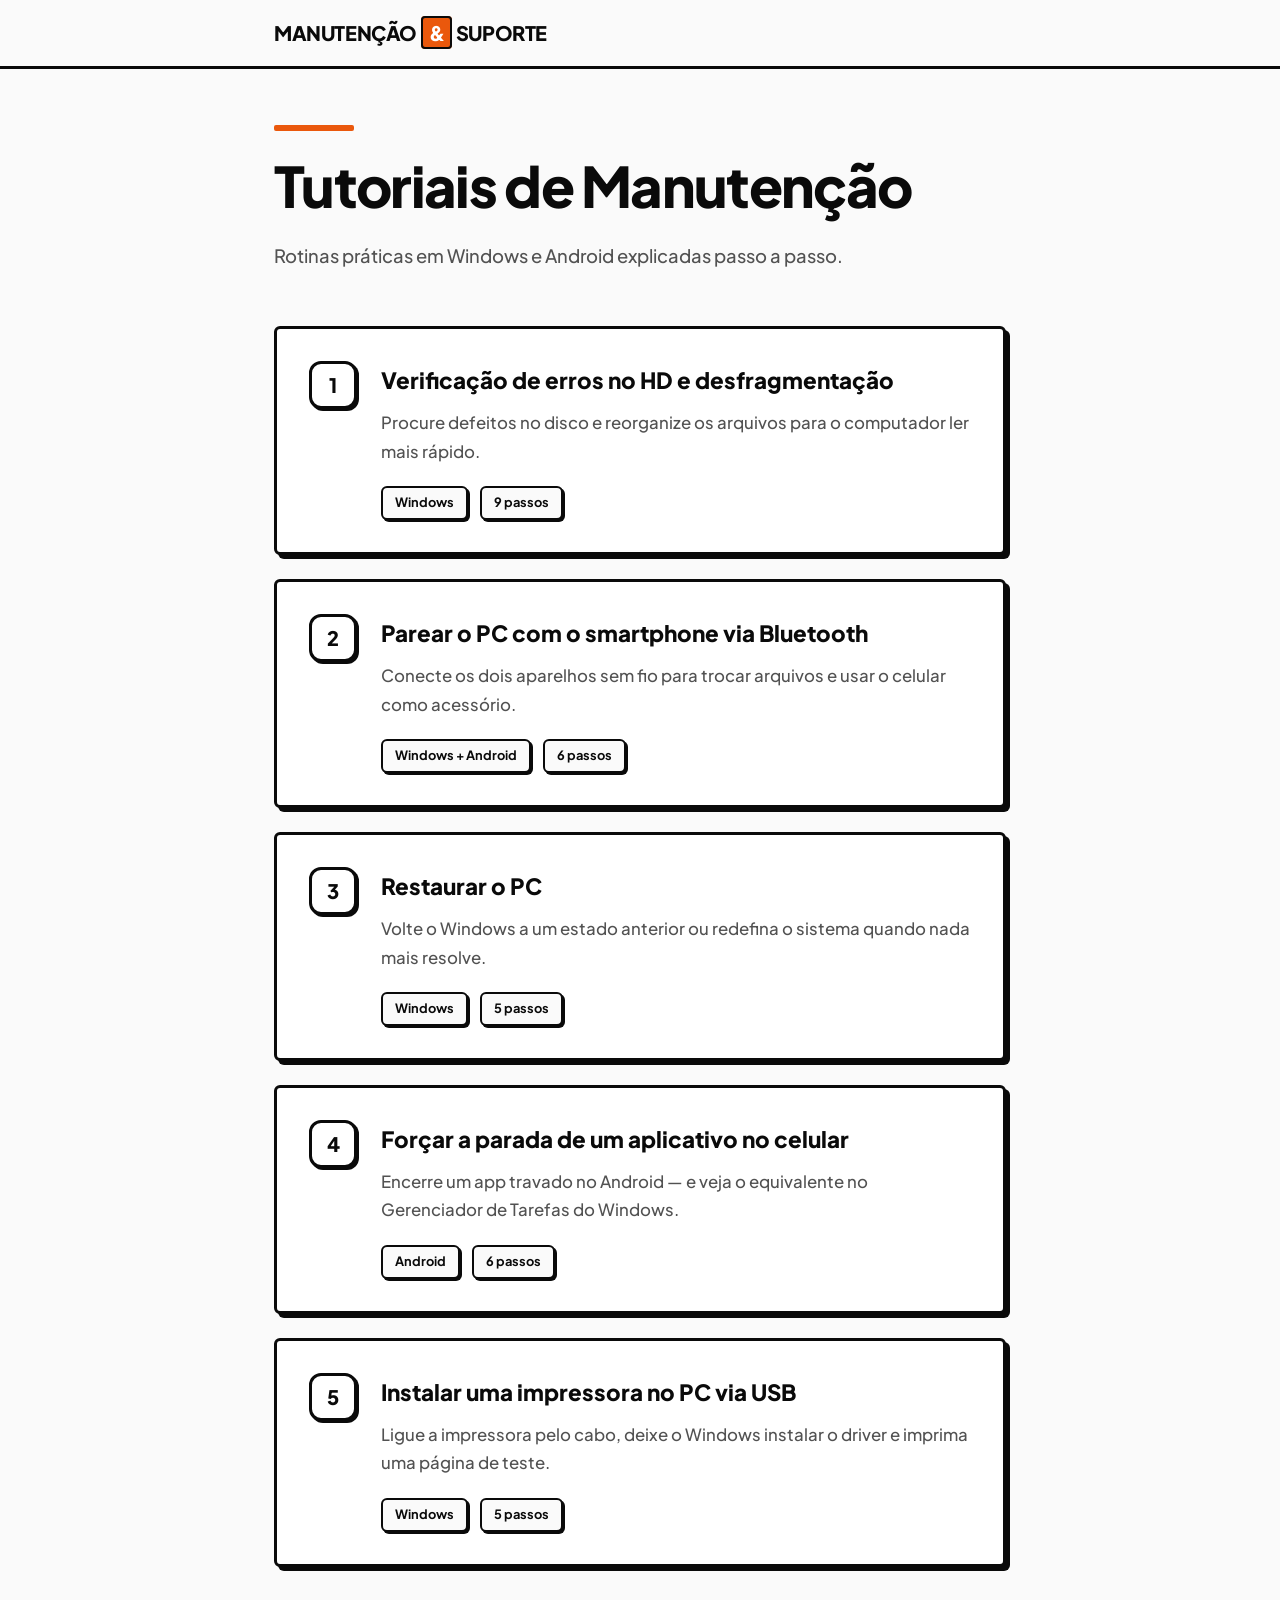
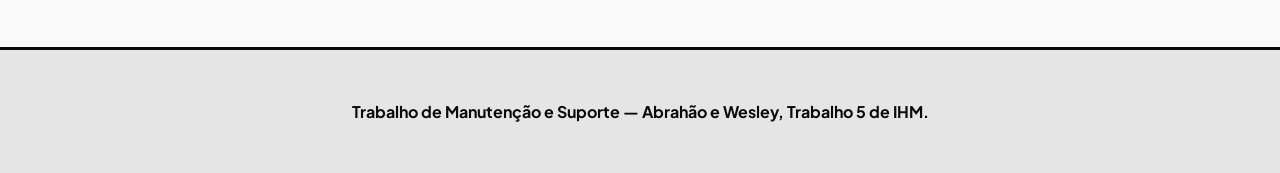
<file: index.html>
<!DOCTYPE html>
<html lang="pt-BR">

<head>
    <meta charset="UTF-8">
    <meta name="viewport" content="width=device-width, initial-scale=1">
    <title>Manutenção e Suporte — 5 tutoriais passo a passo</title>
    <meta name="description"
        content="Cinco tutoriais práticos de manutenção de computador e suporte técnico, explicados passo a passo.">
    <link rel="preconnect" href="https://fonts.googleapis.com">
    <link rel="preconnect" href="https://fonts.gstatic.com" crossorigin>
    <link
        href="https://fonts.googleapis.com/css2?family=Plus+Jakarta+Sans:wght@400;500;600;700&family=JetBrains+Mono:wght@500&display=swap"
        rel="stylesheet">
    <link rel="stylesheet" href="style.css">
</head>

<body>

    <header class="topo">
        <div class="topo-interno">
            <a class="marca" href="index.html">Manutenção <span>&amp;</span> Suporte</a>
        </div>
    </header>

    <main class="conteudo">

        <section class="capa">
            <div class="regua"></div>
            <h1>Tutoriais de Manutenção</h1>
            <p>
                Rotinas práticas em Windows e Android explicadas passo a passo.
            </p>
        </section>

        <ul class="lista">

            <li>
                <a class="cartao" href="tut1.html" data-tutorial="1">
                    <span class="cartao-num">1</span>
                    <div class="cartao-info">
                        <h2>Verificação de erros no HD e desfragmentação</h2>
                        <p>Procure defeitos no disco e reorganize os arquivos para o computador ler mais rápido.</p>
                        <span class="etiquetas">
                            <span class="etiqueta">Windows</span>
                            <span class="etiqueta">9 passos</span>
                            <span class="selo-ok" hidden>concluído</span>
                        </span>
                    </div>
                </a>
            </li>

            <li>
                <a class="cartao" href="tut2.html" data-tutorial="2">
                    <span class="cartao-num">2</span>
                    <div class="cartao-info">
                        <h2>Parear o PC com o smartphone via Bluetooth</h2>
                        <p>Conecte os dois aparelhos sem fio para trocar arquivos e usar o celular como acessório.</p>
                        <span class="etiquetas">
                            <span class="etiqueta">Windows + Android</span>
                            <span class="etiqueta">6 passos</span>
                            <span class="selo-ok" hidden>concluído</span>
                        </span>
                    </div>
                </a>
            </li>

            <li>
                <a class="cartao" href="tut3.html" data-tutorial="3">
                    <span class="cartao-num">3</span>
                    <div class="cartao-info">
                        <h2>Restaurar o PC</h2>
                        <p>Volte o Windows a um estado anterior ou redefina o sistema quando nada mais resolve.</p>
                        <span class="etiquetas">
                            <span class="etiqueta">Windows</span>
                            <span class="etiqueta">5 passos</span>
                            <span class="selo-ok" hidden>concluído</span>
                        </span>
                    </div>
                </a>
            </li>

            <li>
                <a class="cartao" href="tut4.html" data-tutorial="4">
                    <span class="cartao-num">4</span>
                    <div class="cartao-info">
                        <h2>Forçar a parada de um aplicativo no celular</h2>
                        <p>Encerre um app travado no Android — e veja o equivalente no Gerenciador de Tarefas do
                            Windows.</p>
                        <span class="etiquetas">
                            <span class="etiqueta">Android</span>
                            <span class="etiqueta">6 passos</span>
                            <span class="selo-ok" hidden>concluído</span>
                        </span>
                    </div>
                </a>
            </li>

            <li>
                <a class="cartao" href="tut5.html" data-tutorial="5">
                    <span class="cartao-num">5</span>
                    <div class="cartao-info">
                        <h2>Instalar uma impressora no PC via USB</h2>
                        <p>Ligue a impressora pelo cabo, deixe o Windows instalar o driver e imprima uma página de
                            teste.</p>
                        <span class="etiquetas">
                            <span class="etiqueta">Windows</span>
                            <span class="etiqueta">5 passos</span>
                            <span class="selo-ok" hidden>concluído</span>
                        </span>
                    </div>
                </a>
            </li>

        </ul>

    </main>

    <footer class="rodape">
        <div class="rodape-interno">
            <p>Trabalho de Manutenção e Suporte — Abrahão e Wesley, Trabalho 5 de IHM.</p>
        </div>
    </footer>

    <script src="script.js"></script>
</body>

</html>
</file>
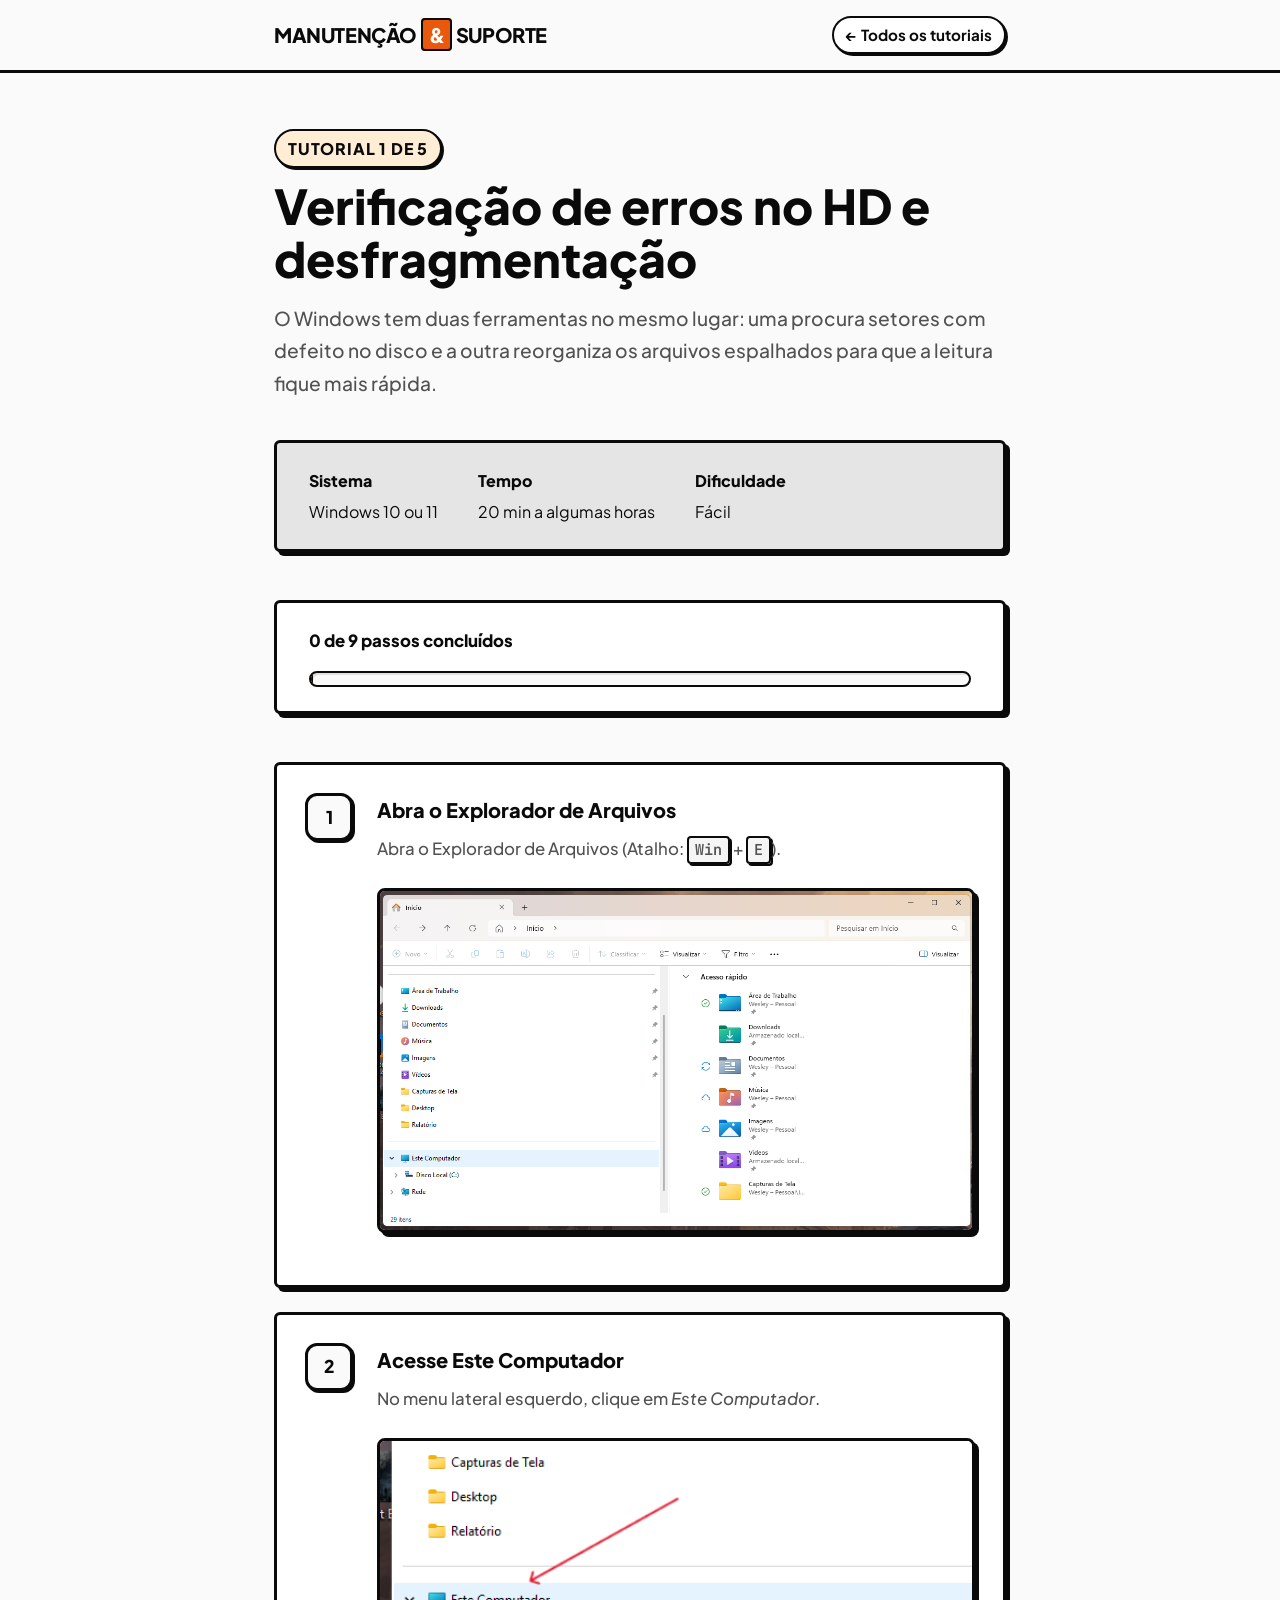
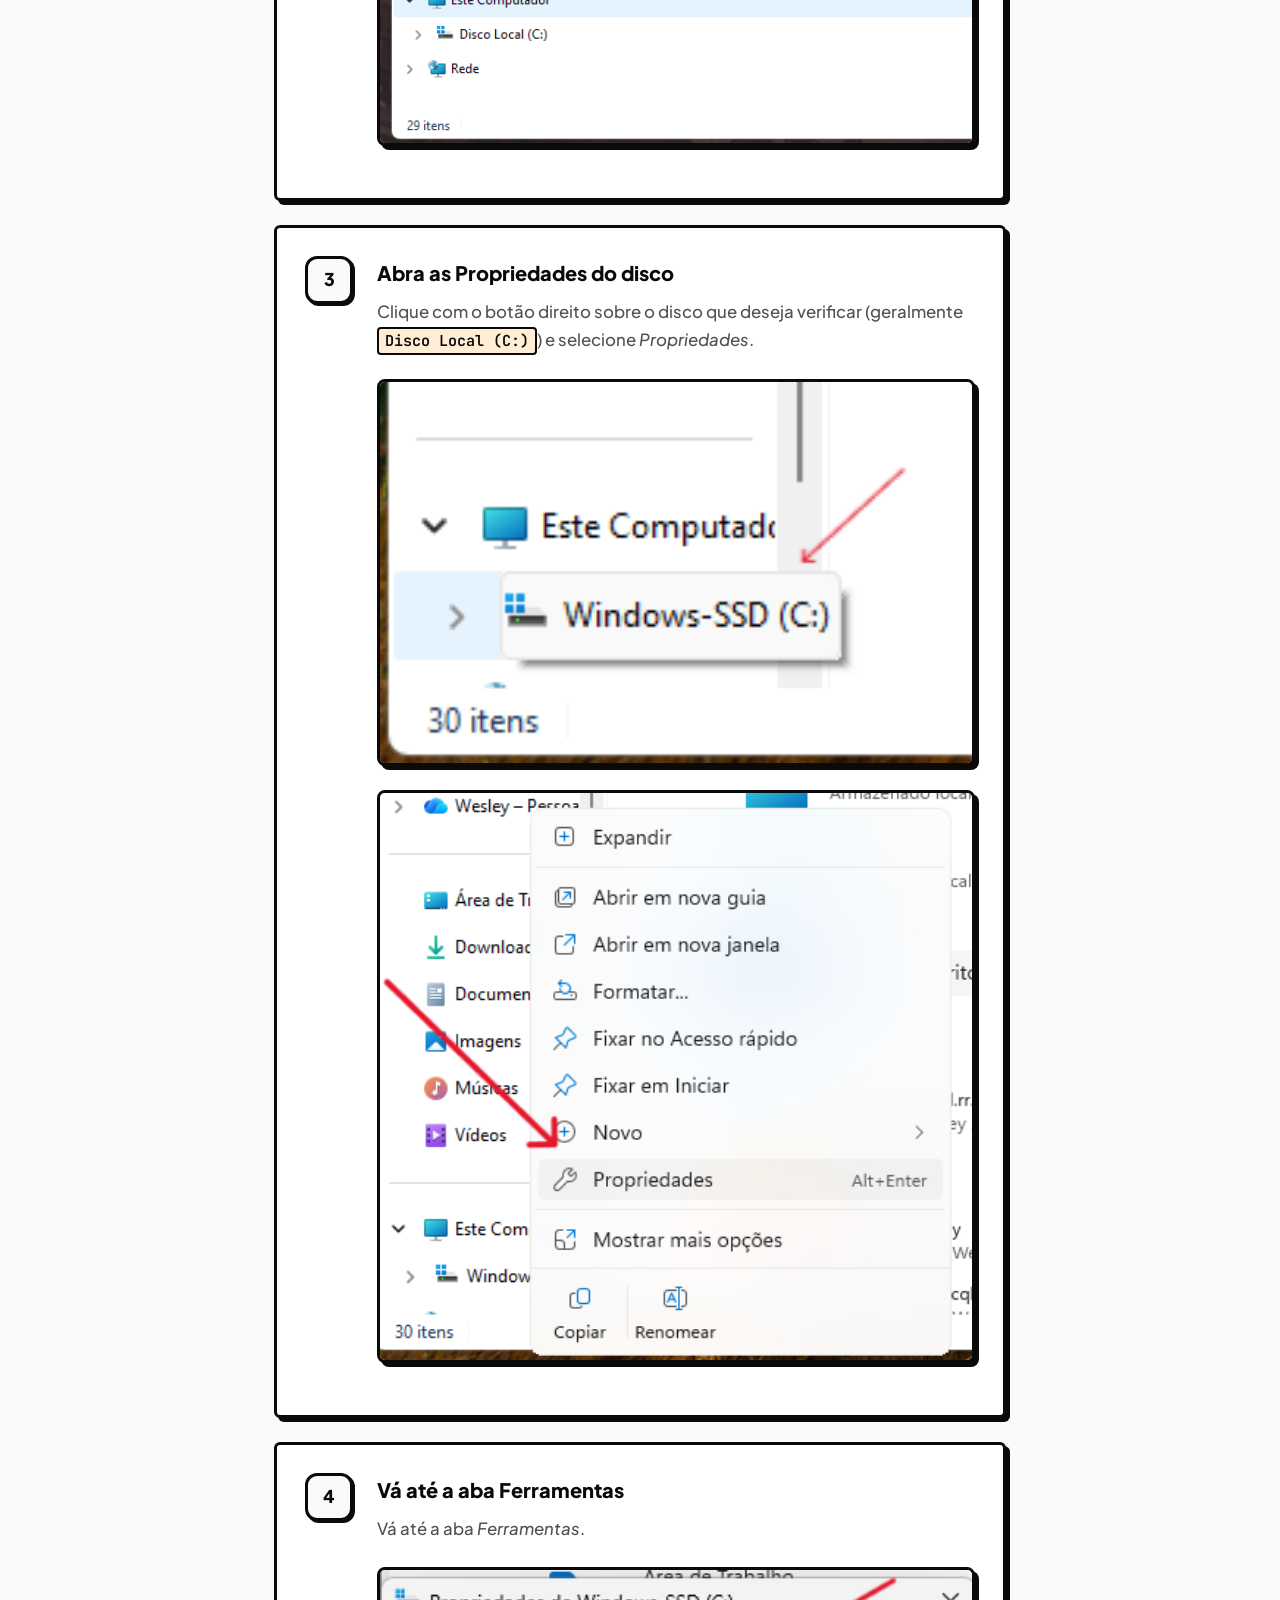
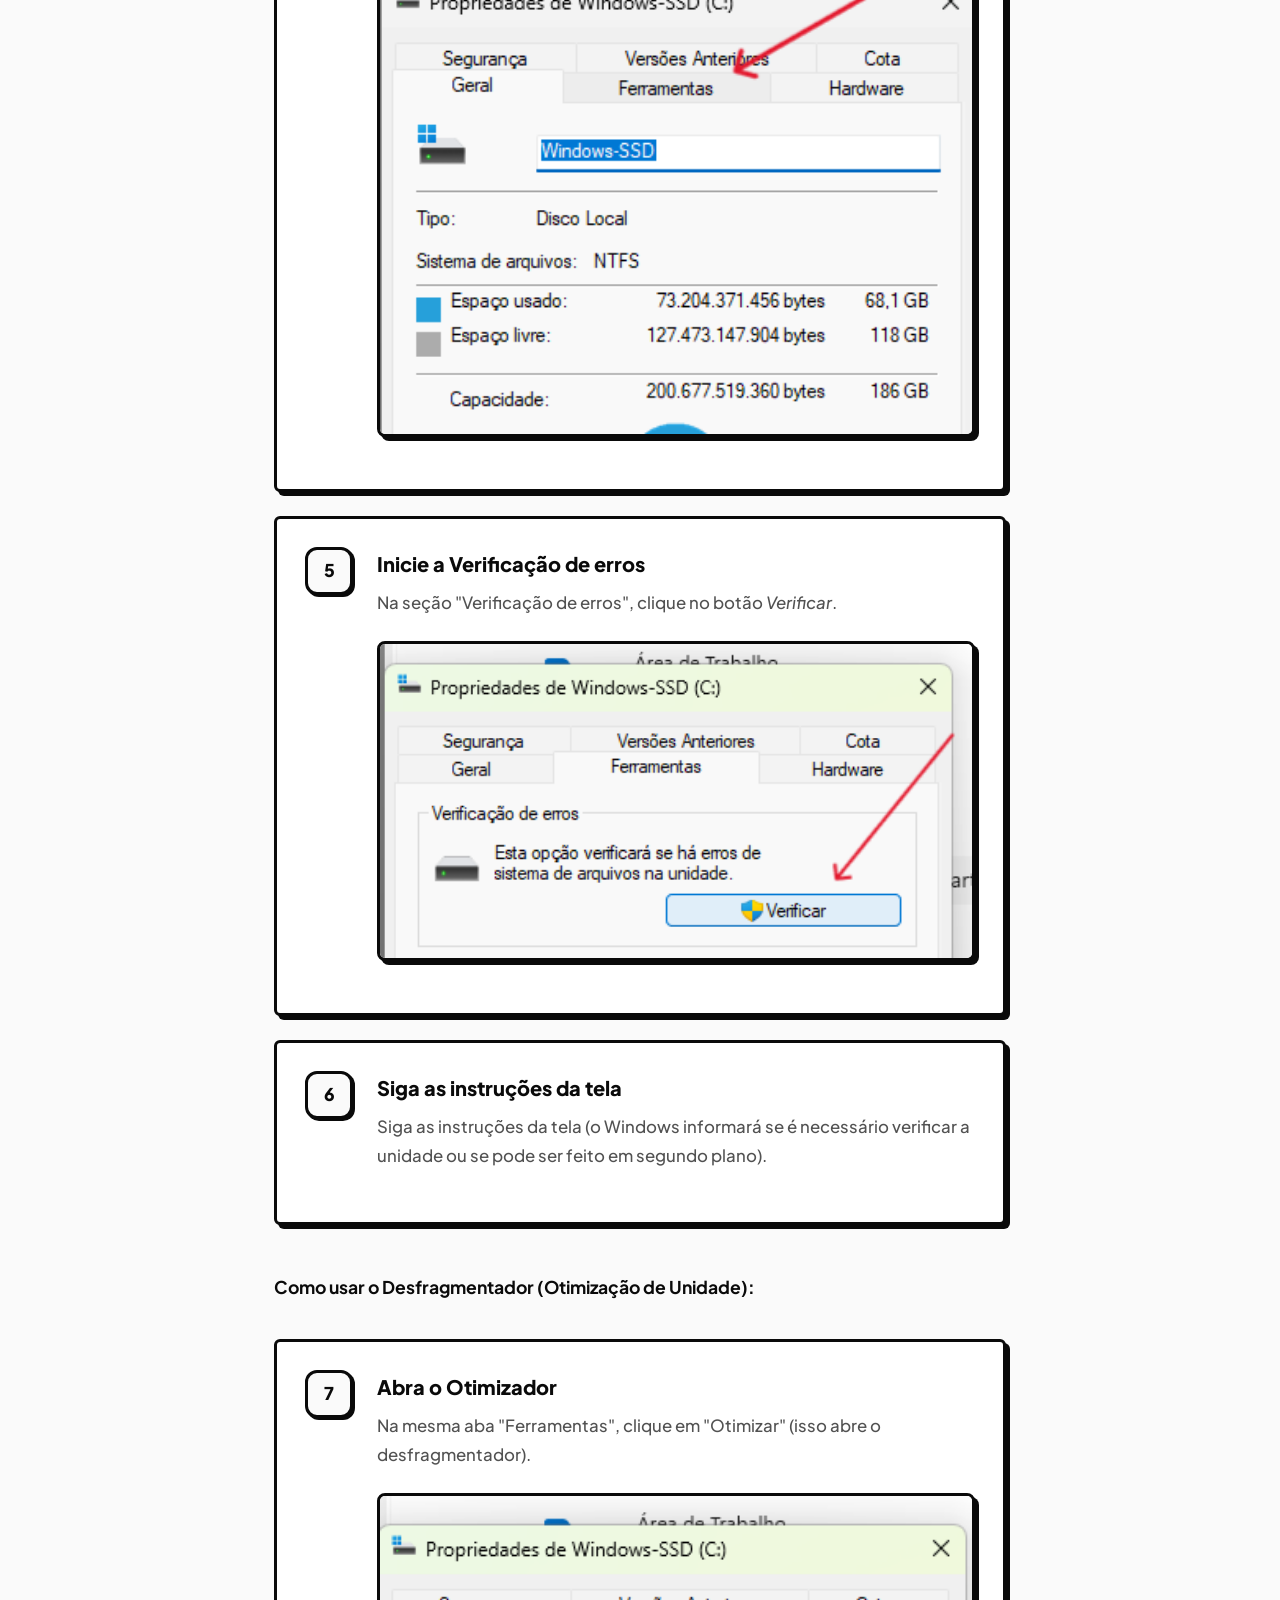
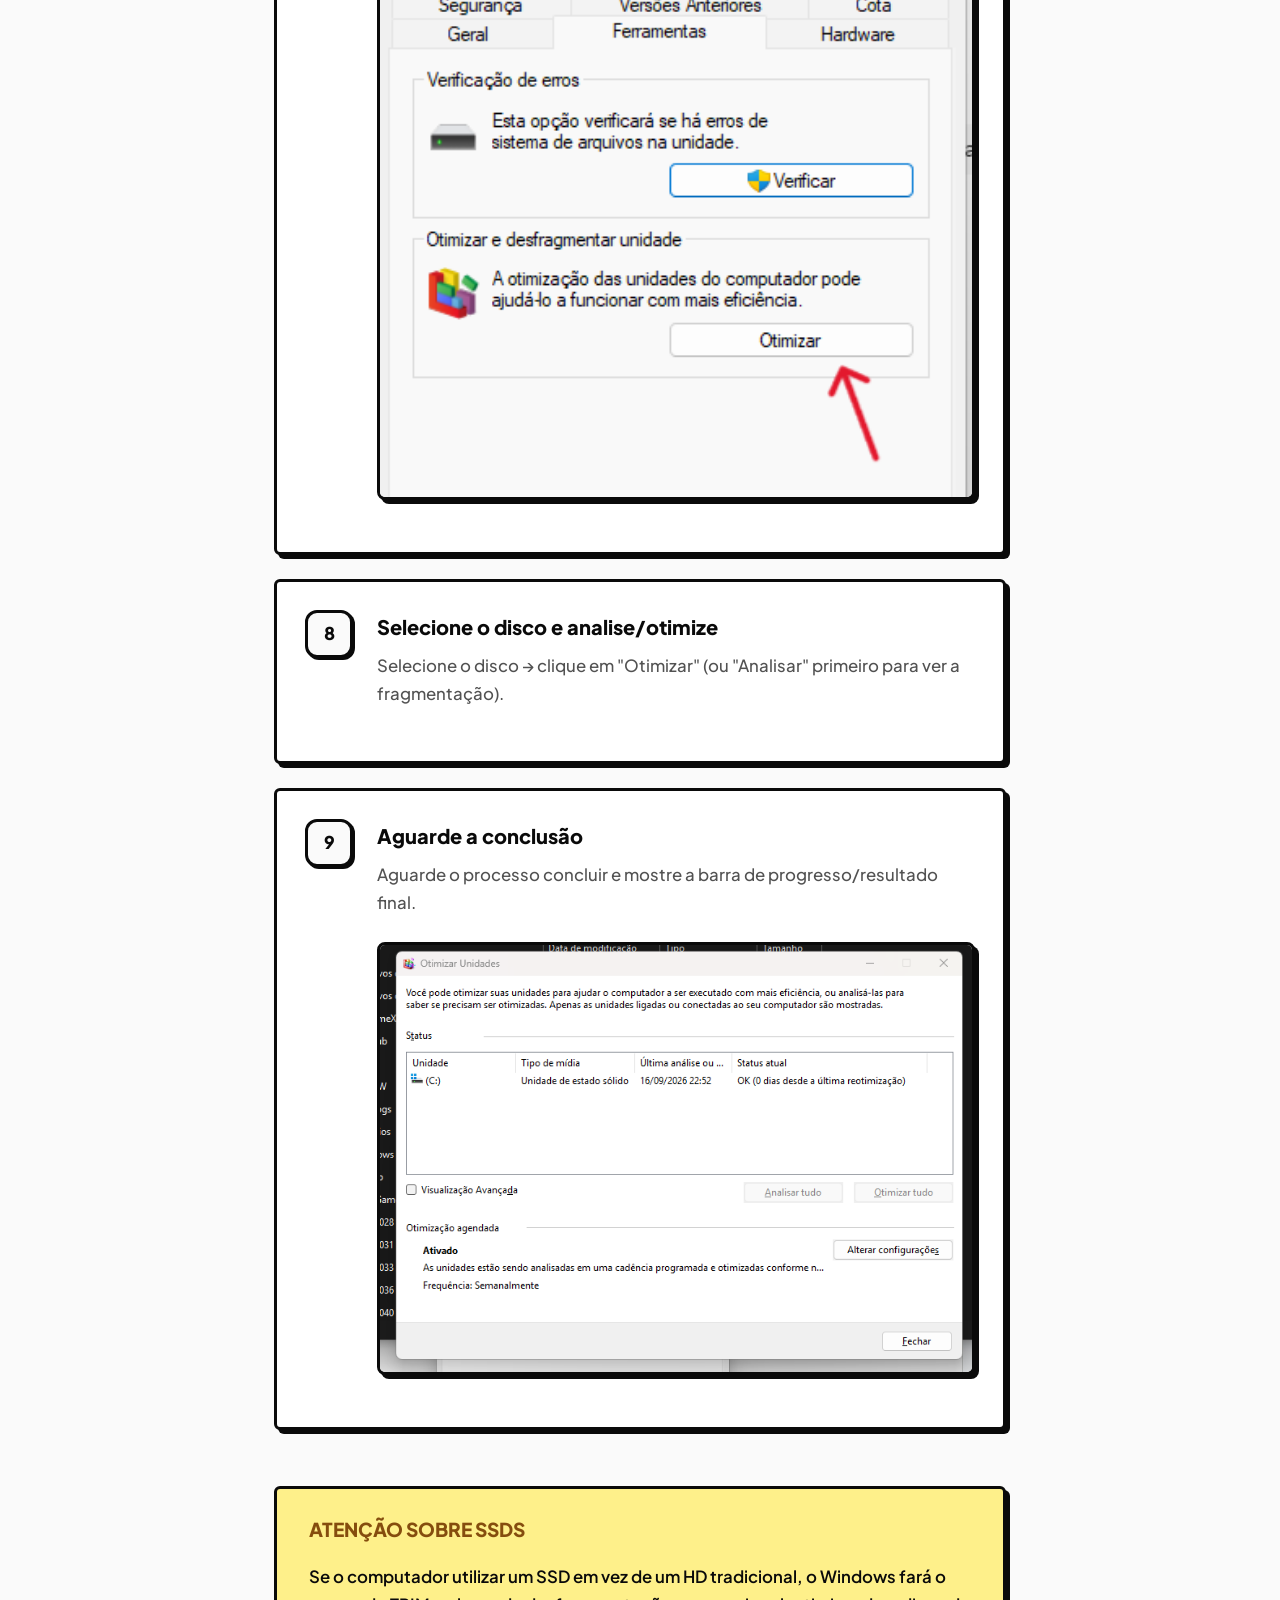
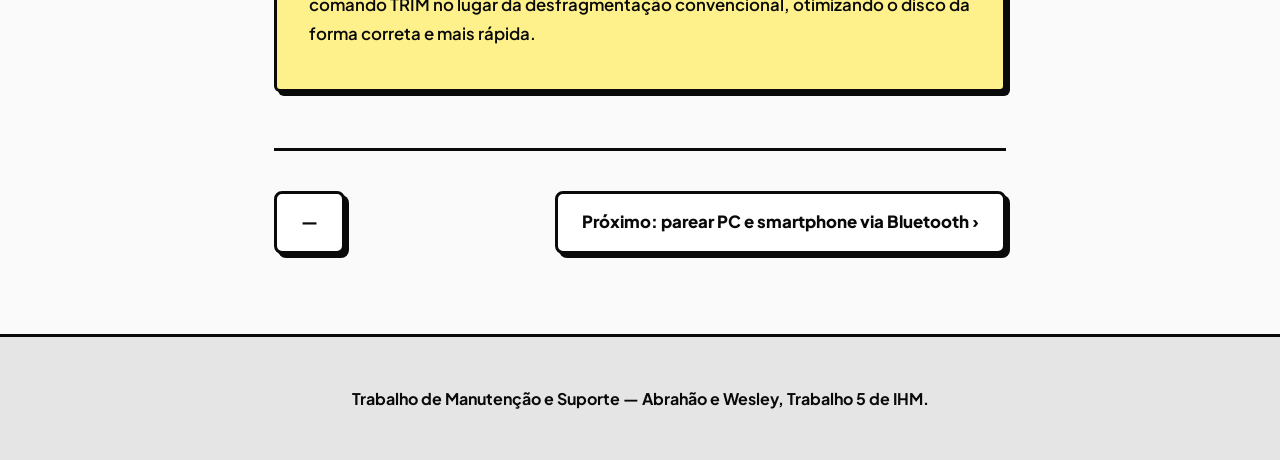
<file: tut1.html>
<!DOCTYPE html>
<html lang="pt-BR">

<head>
    <meta charset="UTF-8">
    <meta name="viewport" content="width=device-width, initial-scale=1">
    <title>1. Verificação de erros no HD e desfragmentação</title>
    <link rel="preconnect" href="https://fonts.googleapis.com">
    <link rel="preconnect" href="https://fonts.gstatic.com" crossorigin>
    <link
        href="https://fonts.googleapis.com/css2?family=Plus+Jakarta+Sans:wght@400;500;600;700&family=JetBrains+Mono:wght@500&display=swap"
        rel="stylesheet">
    <link rel="stylesheet" href="style.css">
</head>

<body data-tutorial="1">

    <header class="topo">
        <div class="topo-interno">
            <a class="marca" href="index.html">Manutenção <span>&amp;</span> Suporte</a>
            <a class="voltar" href="index.html">&larr; Todos os tutoriais</a>
        </div>
    </header>

    <main class="conteudo">

        <p class="trilha">Tutorial 1 de 5</p>
        <h1 class="titulo">Verificação de erros no HD e desfragmentação</h1>
        <p class="resumo">
            O Windows tem duas ferramentas no mesmo lugar: uma procura setores com defeito no
            disco e a outra reorganiza os arquivos espalhados para que a leitura fique mais rápida.
        </p>

        <ul class="ficha">
            <li><strong>Sistema</strong><span>Windows 10 ou 11</span></li>
            <li><strong>Tempo</strong><span>20 min a algumas horas</span></li>
            <li><strong>Dificuldade</strong><span>Fácil</span></li>
        </ul>

        <div class="progresso">
            <p class="progresso-texto">0 de 9 passos concluídos</p>
            <div class="barra">
                <div class="barra-preenchida"></div>
            </div>
        </div>

        <ol class="passos">

            <li class="passo">
                <input type="checkbox" class="passo-check" id="p1">
                <label class="passo-corpo" for="p1">
                    <span class="passo-num" aria-hidden="true">1</span>
                    <div>
                        <span class="passo-titulo">Abra o Explorador de Arquivos</span>
                        <div class="passo-texto">
                            <p>Abra o Explorador de Arquivos (Atalho: <kbd>Win</kbd> + <kbd>E</kbd>).</p>
                            <img src="imagens/tut1/tut1.1.png" alt="Passo 1: Abrindo o Explorador de Arquivos"
                                class="img-tutorial">
                            <!-- Insira sua imagem do passo 1 aqui 
                             -->
                        </div>
                    </div>
                </label>
            </li>

            <li class="passo">
                <input type="checkbox" class="passo-check" id="p2">
                <label class="passo-corpo" for="p2">
                    <span class="passo-num" aria-hidden="true">2</span>
                    <div>
                        <span class="passo-titulo">Acesse Este Computador</span>
                        <div class="passo-texto">
                            <p>No menu lateral esquerdo, clique em <em>Este Computador</em>.</p>
                            <img src="imagens/tut1/tut1.2.png" alt="Passo 1: Abrindo o Explorador de Arquivos"
                                class="img-tutorial">
                            <!-- Insira sua imagem do passo 2 aqui -->
                        </div>
                    </div>
                </label>
            </li>

            <li class="passo">
                <input type="checkbox" class="passo-check" id="p3">
                <label class="passo-corpo" for="p3">
                    <span class="passo-num" aria-hidden="true">3</span>
                    <div>
                        <span class="passo-titulo">Abra as Propriedades do disco</span>
                        <div class="passo-texto">
                            <p>Clique com o botão direito sobre o disco que deseja verificar (geralmente
                                <code>Disco Local (C:)</code>) e selecione <em>Propriedades</em>.
                            </p>
                            <img src="imagens/tut1/tut1.3.png" alt="Passo 1: Abrindo o Explorador de Arquivos"
                                class="img-tutorial">
                            <img src="imagens/tut1/tut1.4.png" alt="Passo 1: Abrindo o Explorador de Arquivos"
                                class="img-tutorial">
                            <!-- Insira sua imagem do passo 3 aqui -->
                        </div>
                    </div>
                </label>
            </li>

            <li class="passo">
                <input type="checkbox" class="passo-check" id="p4">
                <label class="passo-corpo" for="p4">
                    <span class="passo-num" aria-hidden="true">4</span>
                    <div>
                        <span class="passo-titulo">Vá até a aba Ferramentas</span>
                        <div class="passo-texto">
                            <p>Vá até a aba <em>Ferramentas</em>.</p>
                            <img src="imagens/tut1/tut1.5.png" alt="Passo 1: Abrindo o Explorador de Arquivos"
                                class="img-tutorial">
                            <!-- Insira sua imagem do passo 4 aqui -->
                        </div>
                    </div>
                </label>
            </li>

            <li class="passo">
                <input type="checkbox" class="passo-check" id="p5">
                <label class="passo-corpo" for="p5">
                    <span class="passo-num" aria-hidden="true">5</span>
                    <div>
                        <span class="passo-titulo">Inicie a Verificação de erros</span>
                        <div class="passo-texto">
                            <p>Na seção "Verificação de erros", clique no botão <em>Verificar</em>.</p>
                            <img src="imagens/tut1/tut1.6.png" alt="Passo 1: Abrindo o Explorador de Arquivos"
                                class="img-tutorial">
                            <!-- Insira sua imagem do passo 5 aqui -->
                        </div>
                    </div>
                </label>
            </li>

            <li class="passo">
                <input type="checkbox" class="passo-check" id="p6">
                <label class="passo-corpo" for="p6">
                    <span class="passo-num" aria-hidden="true">6</span>
                    <div>
                        <span class="passo-titulo">Siga as instruções da tela</span>
                        <div class="passo-texto">
                            <p>Siga as instruções da tela (o Windows informará se é necessário verificar a unidade ou se
                                pode ser feito em segundo plano).</p>
                            <!-- Insira sua imagem do passo 6 aqui -->
                        </div>
                    </div>
                </label>
            </li>

            <!-- Bloco do Desfragmentador -->
            <li class="passo-separador"
                style="margin: 24px 0 12px 0; font-weight: 700; color: var(--tinta); font-size: 1.1rem;">
                Como usar o Desfragmentador (Otimização de Unidade):
            </li>

            <li class="passo">
                <input type="checkbox" class="passo-check" id="p7">
                <label class="passo-corpo" for="p7">
                    <span class="passo-num" aria-hidden="true">7</span>
                    <div>
                        <span class="passo-titulo">Abra o Otimizador</span>
                        <div class="passo-texto">
                            <p>Na mesma aba "Ferramentas", clique em "Otimizar" (isso abre o desfragmentador).</p>
                              <img src="imagens/tut1/tut1.7.png" alt="Passo 1: Abrindo o Explorador de Arquivos"
                                class="img-tutorial">
                            <!-- Insira sua imagem do passo 7 aqui -->
                        </div>
                    </div>
                </label>
            </li>

            <li class="passo">
                <input type="checkbox" class="passo-check" id="p8">
                <label class="passo-corpo" for="p8">
                    <span class="passo-num" aria-hidden="true">8</span>
                    <div>
                        <span class="passo-titulo">Selecione o disco e analise/otimize</span>
                        <div class="passo-texto">
                            <p>Selecione o disco &rarr; clique em "Otimizar" (ou "Analisar" primeiro para ver a
                                fragmentação).</p>
                            <!-- Insira sua imagem do passo 8 aqui -->
                        </div>
                    </div>
                </label>
            </li>

            <li class="passo">
                <input type="checkbox" class="passo-check" id="p9">
                <label class="passo-corpo" for="p9">
                    <span class="passo-num" aria-hidden="true">9</span>
                    <div>
                        <span class="passo-titulo">Aguarde a conclusão</span>
                        <div class="passo-texto">
                            <p>Aguarde o processo concluir e mostre a barra de progresso/resultado final.</p>
                              <img src="imagens/tut1/tut1.8.png" alt="Passo 1: Abrindo o Explorador de Arquivos"
                                class="img-tutorial">
                            <!-- Insira sua imagem do passo 9 aqui -->
                        </div>
                    </div>
                </label>
            </li>

        </ol>

        <aside class="nota">
            <strong>Atenção sobre SSDs</strong>
            <p>Se o computador utilizar um SSD em vez de um HD tradicional, o Windows fará o comando TRIM no lugar da
                desfragmentação convencional, otimizando o disco da forma correta e mais rápida.</p>
        </aside>

        <nav class="paginacao">
            <a class="vazio" href="index.html">—</a>
            <a href="tut2.html">Próximo: parear PC e smartphone via Bluetooth &rsaquo;</a>
        </nav>

    </main>

    <footer class="rodape">
        <div class="rodape-interno">
            <p>Trabalho de Manutenção e Suporte — Abrahão e Wesley, Trabalho 5 de IHM.</p>
        </div>
    </footer>

    <script src="script.js"></script>
</body>

</html>
</file>
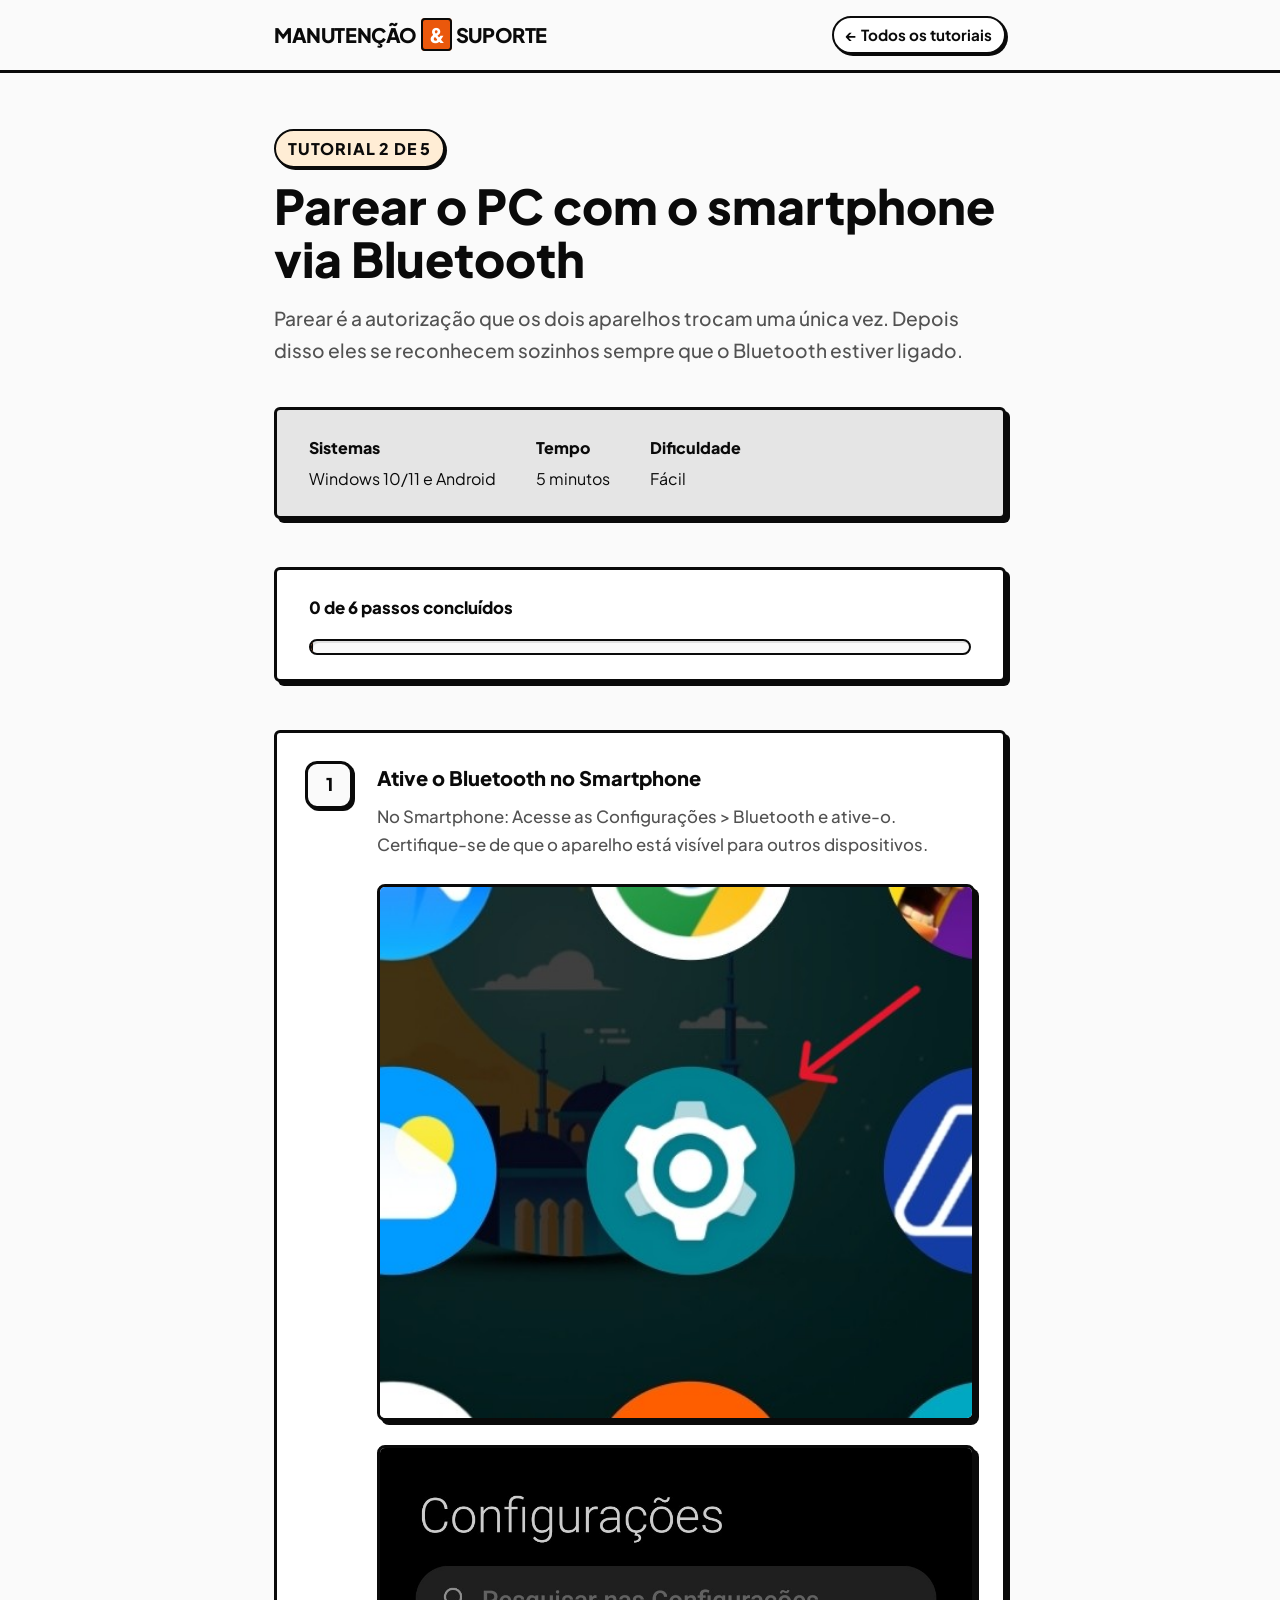
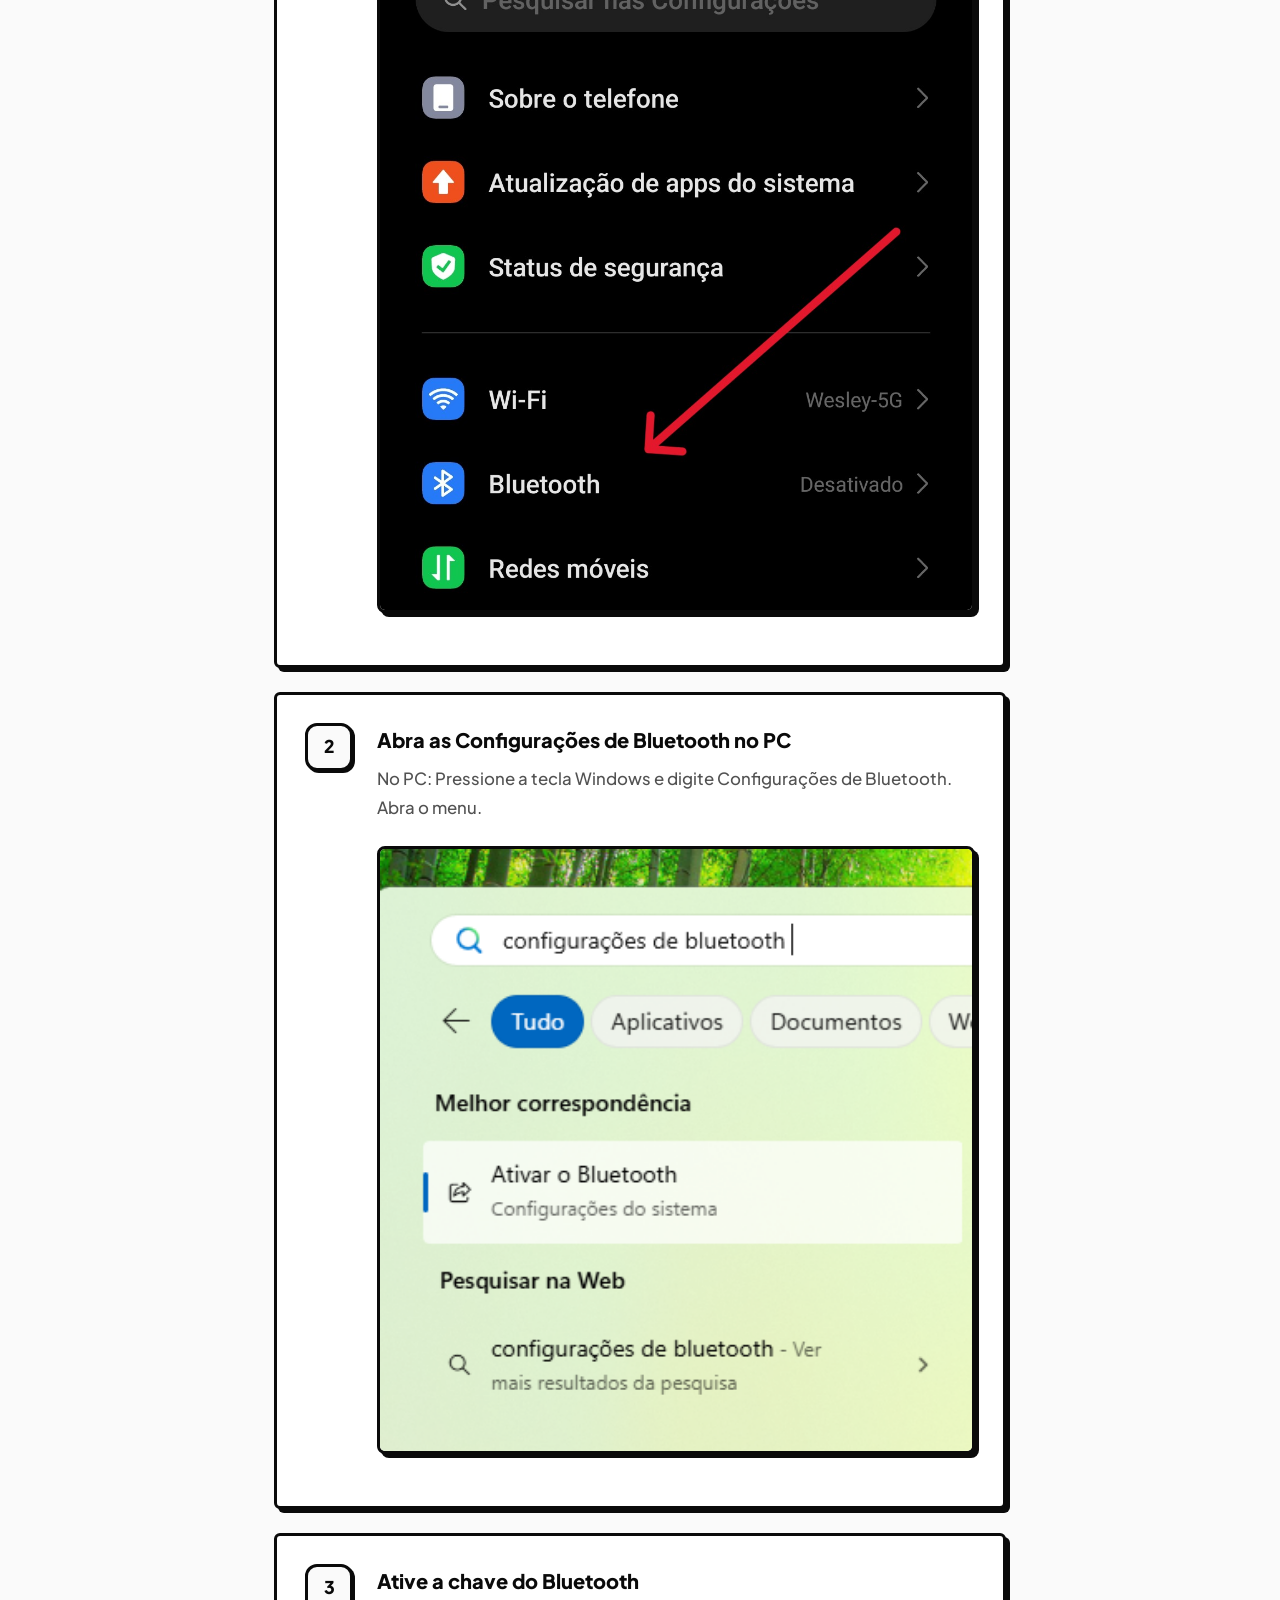
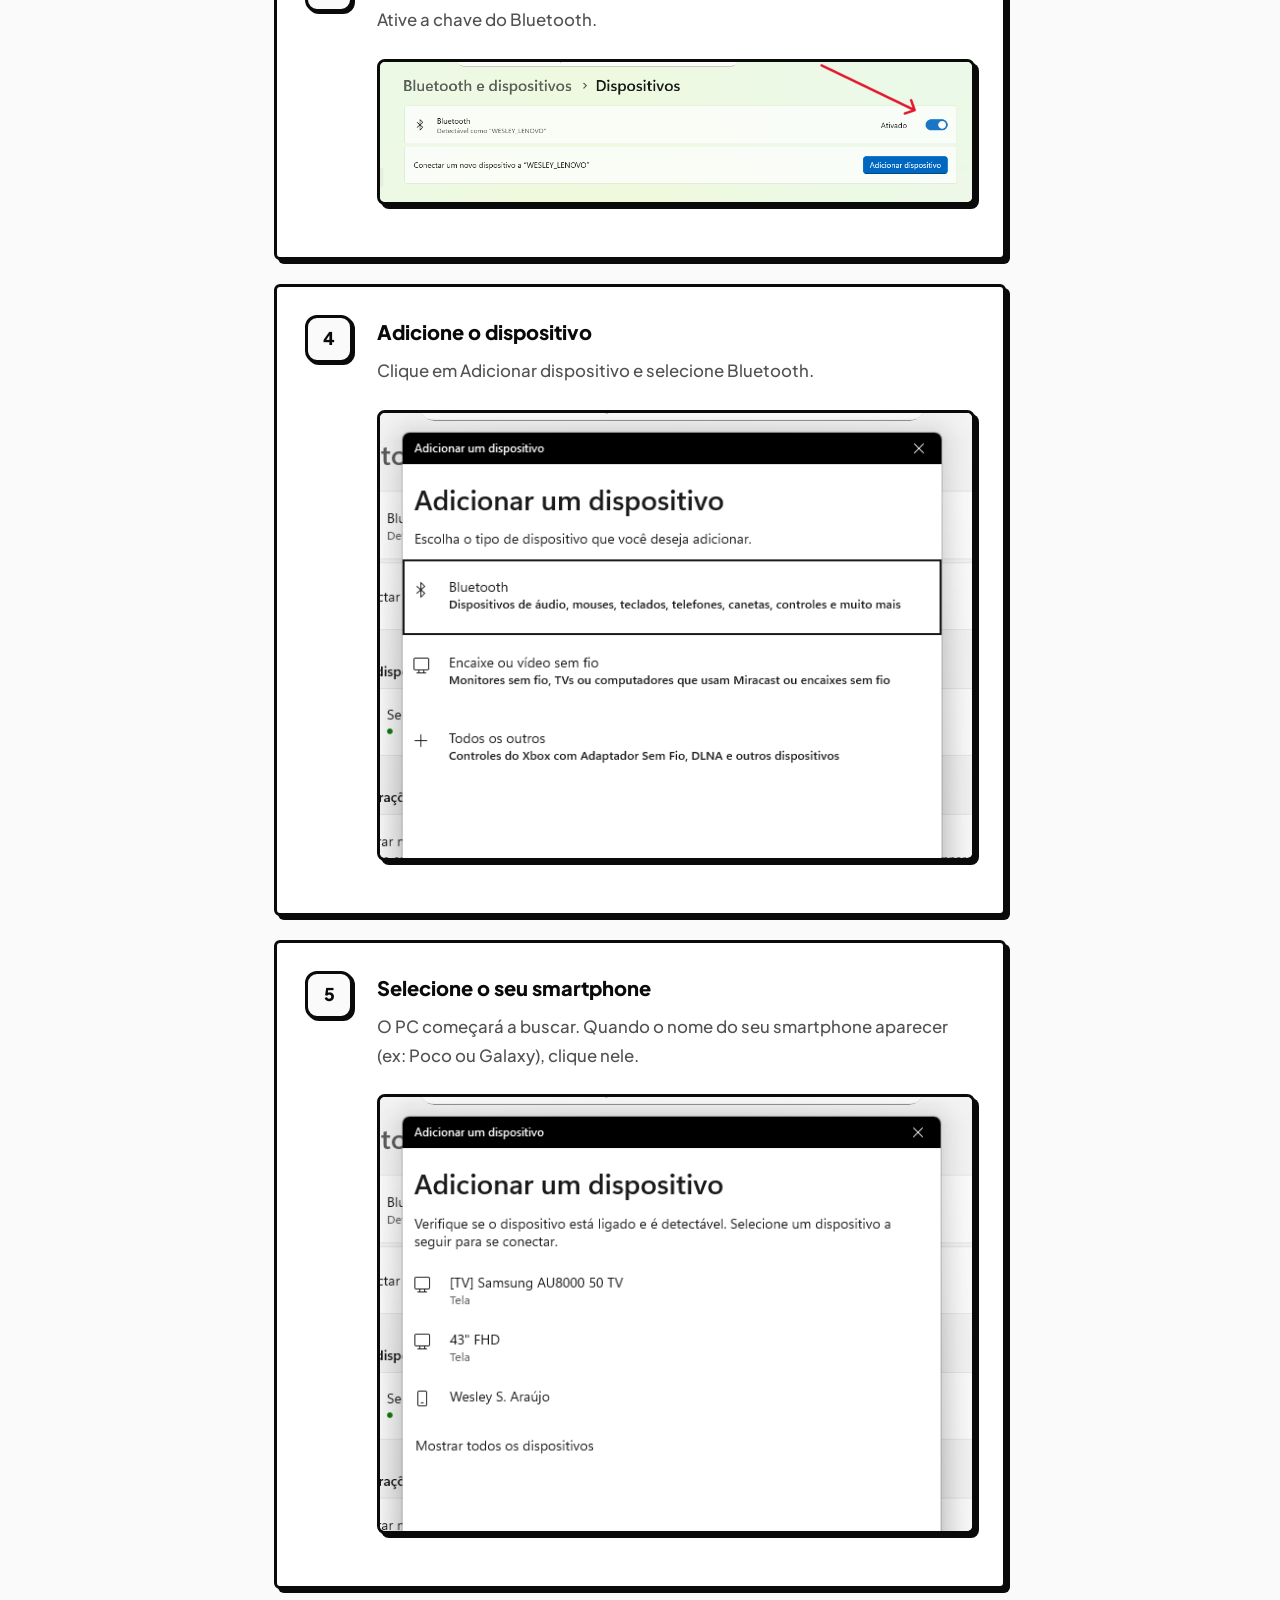
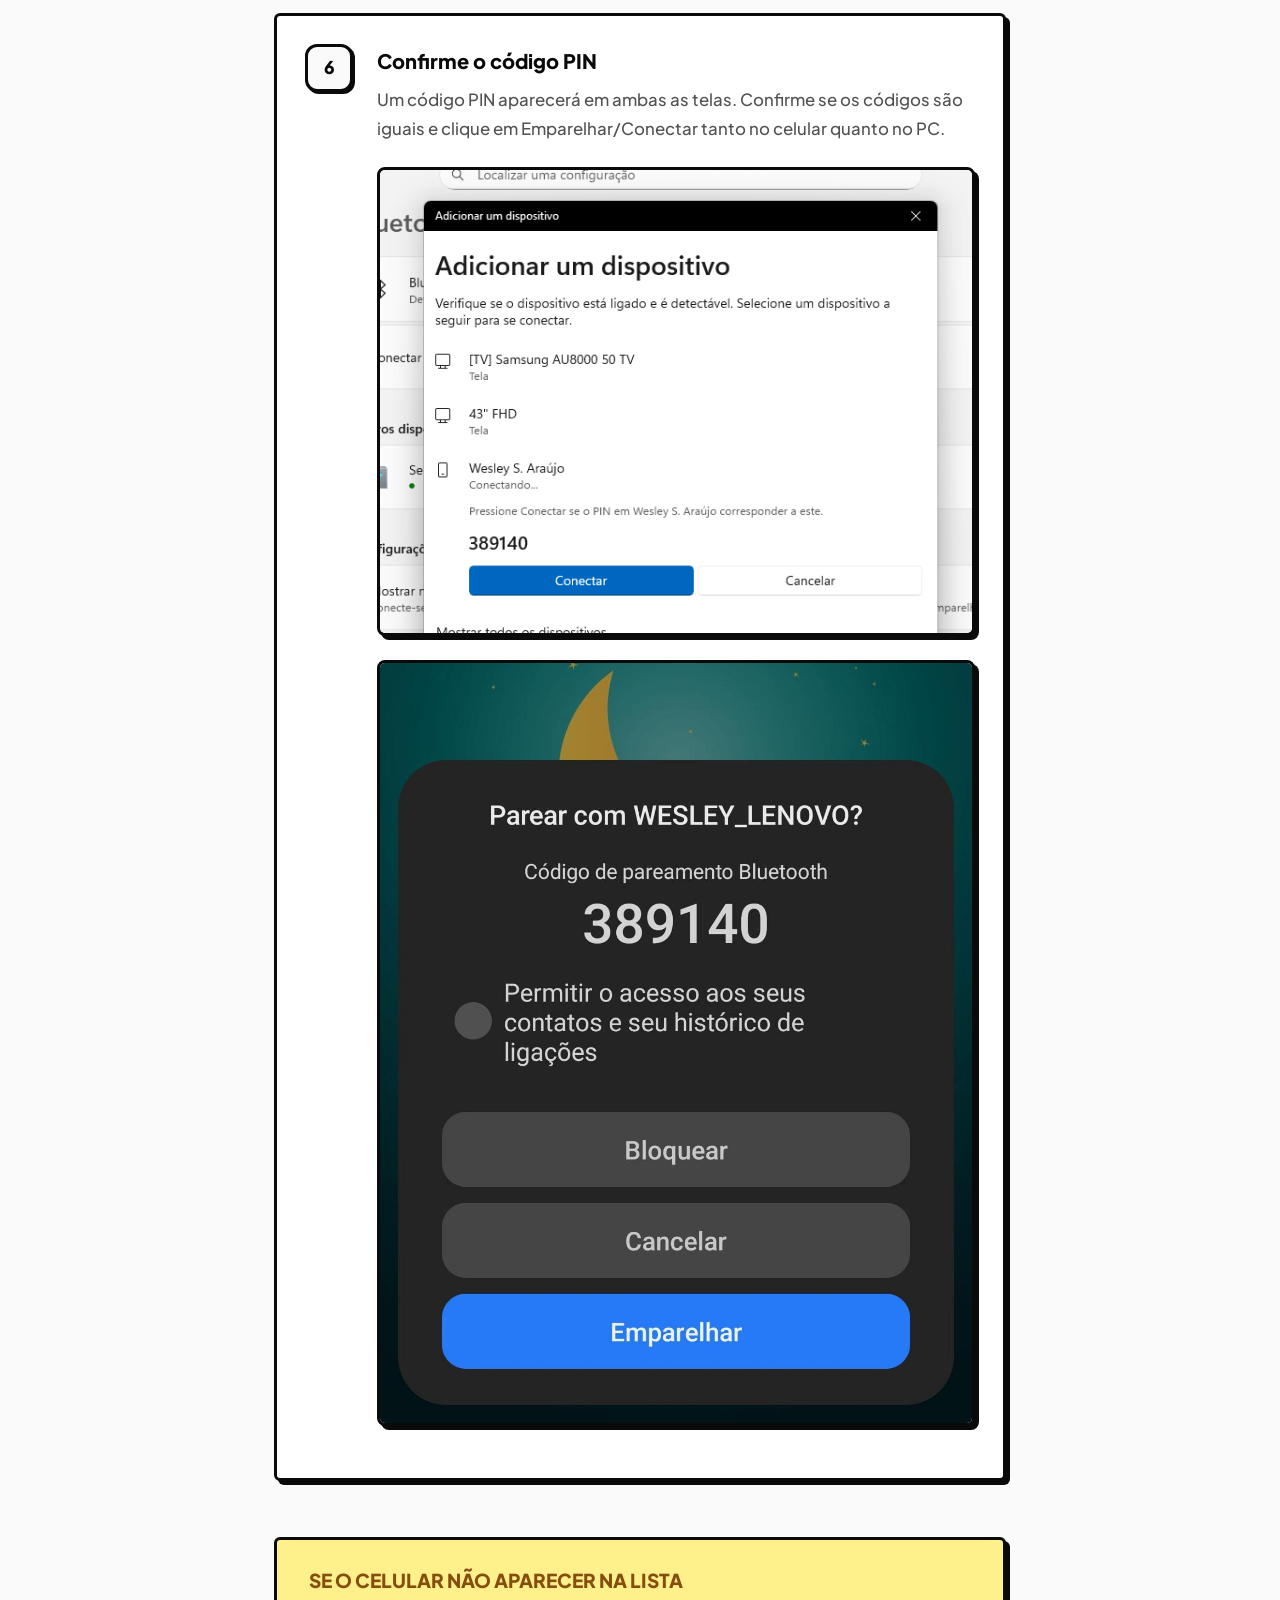
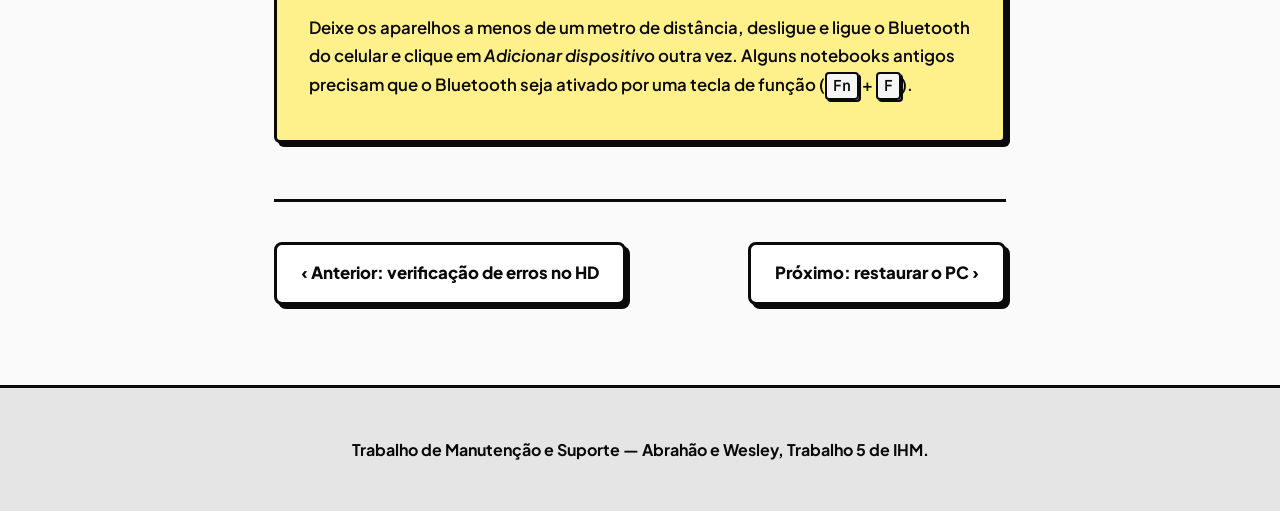
<file: tut2.html>
<!DOCTYPE html>
<html lang="pt-BR">

<head>
    <meta charset="UTF-8">
    <meta name="viewport" content="width=device-width, initial-scale=1">
    <title>2. Parear PC e smartphone via Bluetooth</title>
    <link rel="preconnect" href="https://fonts.googleapis.com">
    <link rel="preconnect" href="https://fonts.gstatic.com" crossorigin>
    <link
        href="https://fonts.googleapis.com/css2?family=Plus+Jakarta+Sans:wght@400;500;600;700&family=JetBrains+Mono:wght@500&display=swap"
        rel="stylesheet">
    <link rel="stylesheet" href="style.css">
</head>

<body data-tutorial="2">

    <header class="topo">
        <div class="topo-interno">
            <a class="marca" href="index.html">Manutenção <span>&amp;</span> Suporte</a>
            <a class="voltar" href="index.html">&larr; Todos os tutoriais</a>
        </div>
    </header>

    <main class="conteudo">

        <p class="trilha">Tutorial 2 de 5</p>
        <h1 class="titulo">Parear o PC com o smartphone via Bluetooth</h1>
        <p class="resumo">
            Parear é a autorização que os dois aparelhos trocam uma única vez. Depois disso eles
            se reconhecem sozinhos sempre que o Bluetooth estiver ligado.
        </p>

        <ul class="ficha">
            <li><strong>Sistemas</strong><span>Windows 10/11 e Android</span></li>
            <li><strong>Tempo</strong><span>5 minutos</span></li>
            <li><strong>Dificuldade</strong><span>Fácil</span></li>
        </ul>

        <div class="progresso">
            <p class="progresso-texto">0 de 6 passos concluídos</p>
            <div class="barra">
                <div class="barra-preenchida"></div>
            </div>
        </div>

        <ol class="passos">

            <li class="passo">
                <input type="checkbox" class="passo-check" id="p1">
                <label class="passo-corpo" for="p1">
                    <span class="passo-num" aria-hidden="true">1</span>
                    <div>
                        <span class="passo-titulo">Ative o Bluetooth no Smartphone</span>
                        <div class="passo-texto">
                            <p>No Smartphone: Acesse as Configurações > Bluetooth e ative-o. Certifique-se de que o
                                aparelho está visível para outros dispositivos.</p>
                            <img src="imagens/tut2/tut2.1.jpeg" alt="Passo 1: Abrindo o Explorador de Arquivos"
                                class="img-tutorial">
                            <img src="imagens/tut2/tut2.2.jpeg" alt="Passo 1: Abrindo o Explorador de Arquivos"
                                class="img-tutorial">
                            <!-- Exemplo para colocar a imagem: <img src="imagens/tut2/tut2.1.png" alt="Passo 1" class="img-tutorial"> -->
                        </div>
                    </div>
                </label>
            </li>

            <li class="passo">
                <input type="checkbox" class="passo-check" id="p2">
                <label class="passo-corpo" for="p2">
                    <span class="passo-num" aria-hidden="true">2</span>
                    <div>
                        <span class="passo-titulo">Abra as Configurações de Bluetooth no PC</span>
                        <div class="passo-texto">
                            <p>No PC: Pressione a tecla Windows e digite Configurações de Bluetooth. Abra o menu.</p>
                            <img src="imagens/tut2/tut2.3.png" alt="Passo 1: Abrindo o Explorador de Arquivos"
                                class="img-tutorial">
                            <!-- Exemplo para colocar a imagem: <img src="imagens/tut2/tut2.2.png" alt="Passo 2" class="img-tutorial"> -->
                        </div>
                    </div>
                </label>
            </li>

            <li class="passo">
                <input type="checkbox" class="passo-check" id="p3">
                <label class="passo-corpo" for="p3">
                    <span class="passo-num" aria-hidden="true">3</span>
                    <div>
                        <span class="passo-titulo">Ative a chave do Bluetooth</span>
                        <div class="passo-texto">
                            <p>Ative a chave do Bluetooth.</p>
                            <img src="imagens/tut2/tut2.4.png" alt="Passo 1: Abrindo o Explorador de Arquivos"
                                class="img-tutorial">
                            <!-- Exemplo para colocar a imagem: <img src="imagens/tut2/tut2.3.png" alt="Passo 3" class="img-tutorial"> -->
                        </div>
                    </div>
                </label>
            </li>

            <li class="passo">
                <input type="checkbox" class="passo-check" id="p4">
                <label class="passo-corpo" for="p4">
                    <span class="passo-num" aria-hidden="true">4</span>
                    <div>
                        <span class="passo-titulo">Adicione o dispositivo</span>
                        <div class="passo-texto">
                            <p>Clique em Adicionar dispositivo e selecione Bluetooth.</p>
                            <img src="imagens/tut2/tut2.5.png" alt="Passo 1: Abrindo o Explorador de Arquivos"
                                class="img-tutorial">
                            <!-- Exemplo para colocar a imagem: <img src="imagens/tut2/tut2.4.png" alt="Passo 4" class="img-tutorial"> -->
                        </div>
                    </div>
                </label>
            </li>

            <li class="passo">
                <input type="checkbox" class="passo-check" id="p5">
                <label class="passo-corpo" for="p5">
                    <span class="passo-num" aria-hidden="true">5</span>
                    <div>
                        <span class="passo-titulo">Selecione o seu smartphone</span>
                        <div class="passo-texto">
                            <p>O PC começará a buscar. Quando o nome do seu smartphone aparecer (ex: Poco ou Galaxy),
                                clique nele.</p>
                                <img src="imagens/tut2/tut2.6.png" alt="Passo 1: Abrindo o Explorador de Arquivos"
                                class="img-tutorial">
                            <!-- Exemplo para colocar a imagem: <img src="imagens/tut2/tut2.5.png" alt="Passo 5" class="img-tutorial"> -->
                        </div>
                    </div>
                </label>
            </li>

            <li class="passo">
                <input type="checkbox" class="passo-check" id="p6">
                <label class="passo-corpo" for="p6">
                    <span class="passo-num" aria-hidden="true">6</span>
                    <div>
                        <span class="passo-titulo">Confirme o código PIN</span>
                        <div class="passo-texto">
                            <p>Um código PIN aparecerá em ambas as telas. Confirme se os códigos são iguais e clique em
                                Emparelhar/Conectar tanto no celular quanto no PC.</p>
                            <img src="imagens/tut2/tut2.7.png" alt="Passo 1: Abrindo o Explorador de Arquivos"
                                class="img-tutorial">
                            <img src="imagens/tut2/tut2.8.jpeg" alt="Passo 1: Abrindo o Explorador de Arquivos"
                                class="img-tutorial">
                            <!-- Exemplo para colocar a imagem: <img src="imagens/tut2/tut2.6.png" alt="Passo 6" class="img-tutorial"> -->
                        </div>
                    </div>
                </label>
            </li>

        </ol>

        <aside class="nota">
            <strong>Se o celular não aparecer na lista</strong>
            <p>Deixe os aparelhos a menos de um metro de distância, desligue e ligue o Bluetooth do
                celular e clique em <em>Adicionar dispositivo</em> outra vez. Alguns notebooks antigos
                precisam que o Bluetooth seja ativado por uma tecla de função (<kbd>Fn</kbd> + <kbd>F</kbd>).</p>
        </aside>

        <nav class="paginacao">
            <a href="tut1.html">&lsaquo; Anterior: verificação de erros no HD</a>
            <a href="tut3.html">Próximo: restaurar o PC &rsaquo;</a>
        </nav>

    </main>

    <footer class="rodape">
        <div class="rodape-interno">
            <p>Trabalho de Manutenção e Suporte — Abrahão e Wesley, Trabalho 5 de IHM.</p>
        </div>
    </footer>

    <script src="script.js"></script>
</body>

</html>
</file>
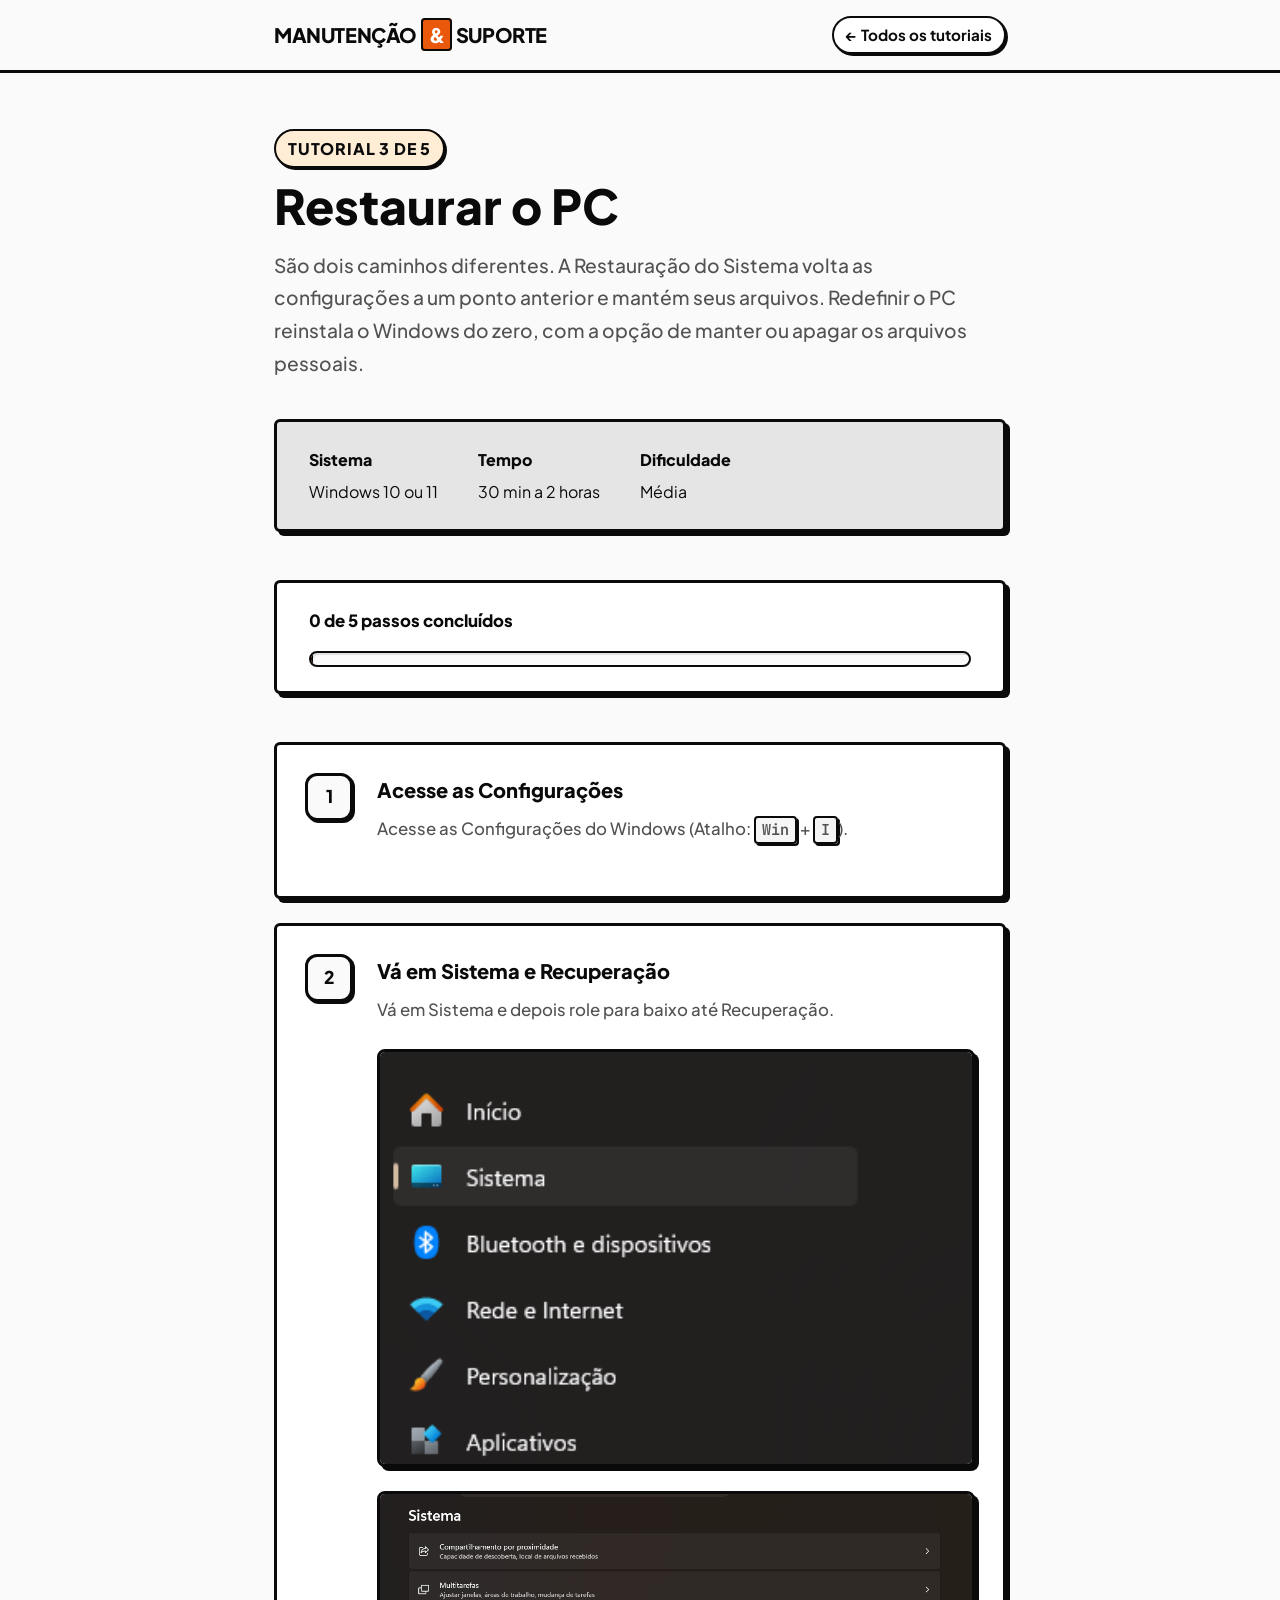
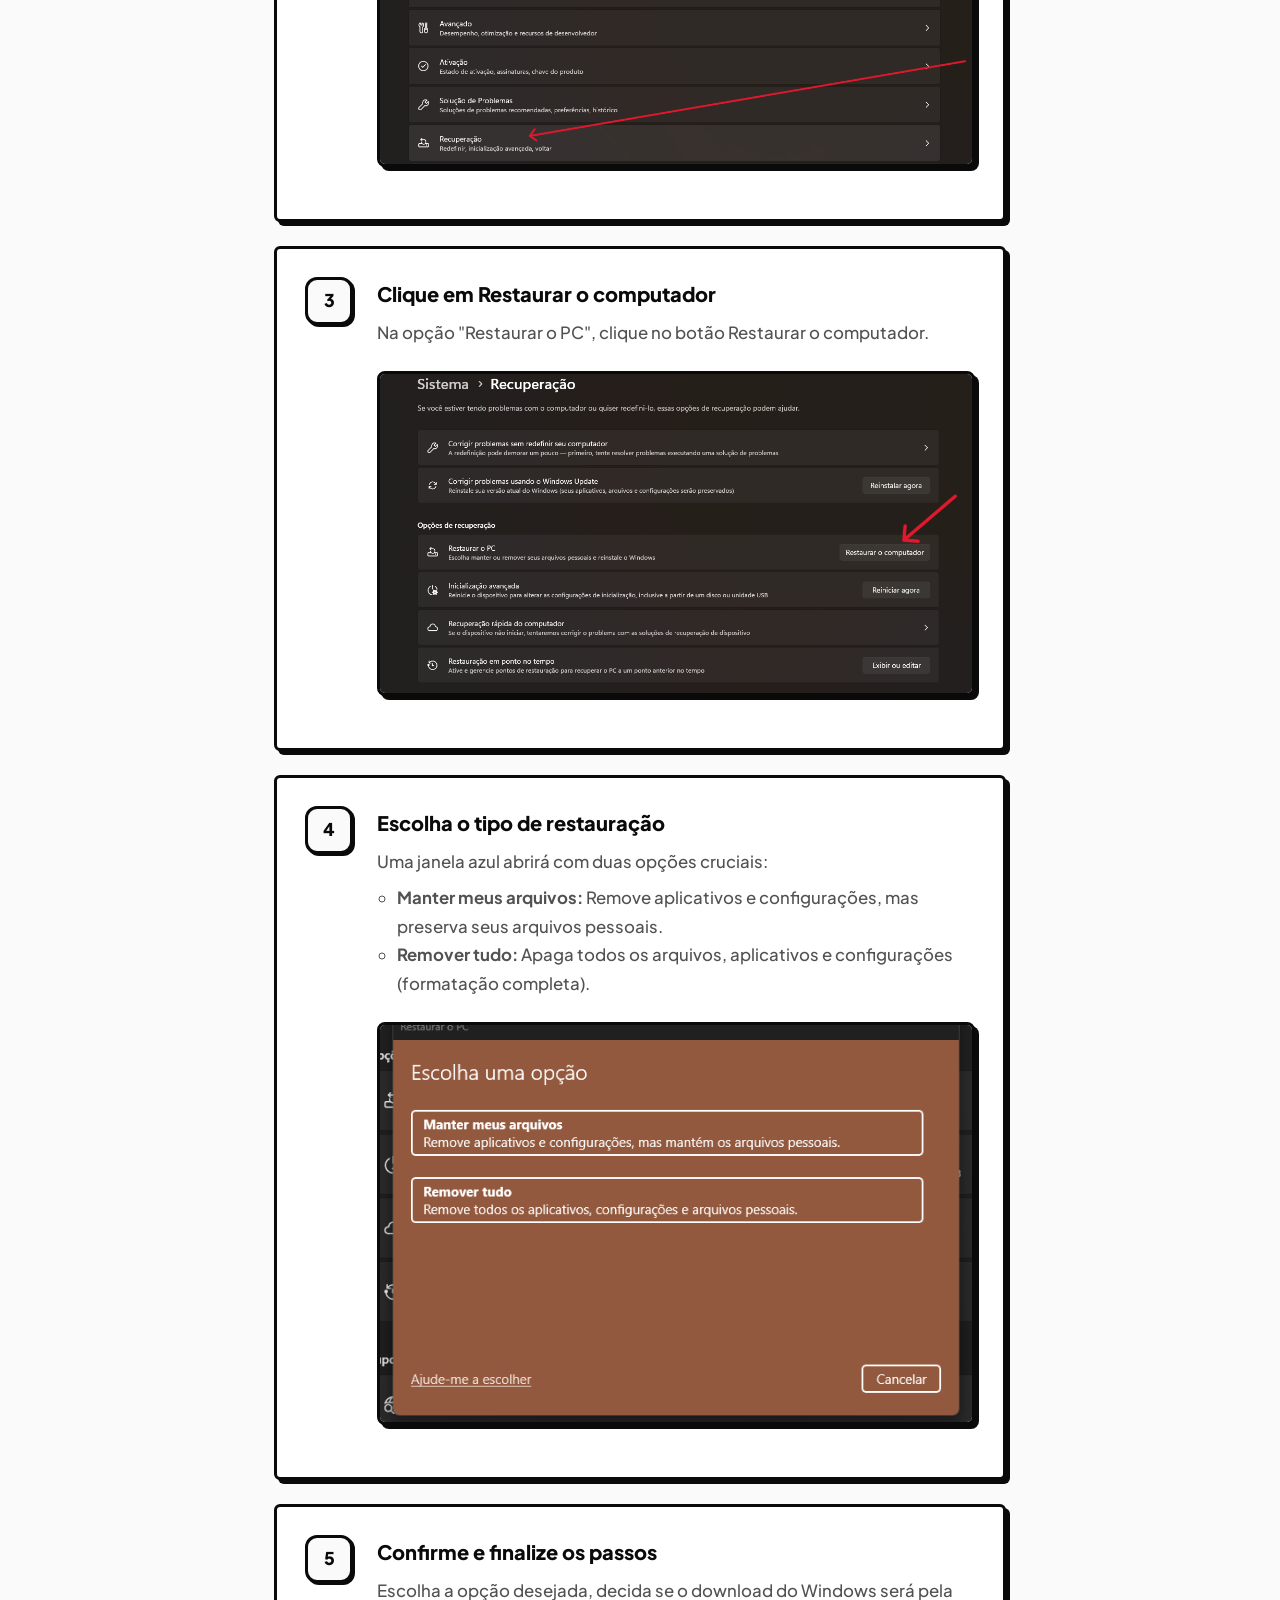
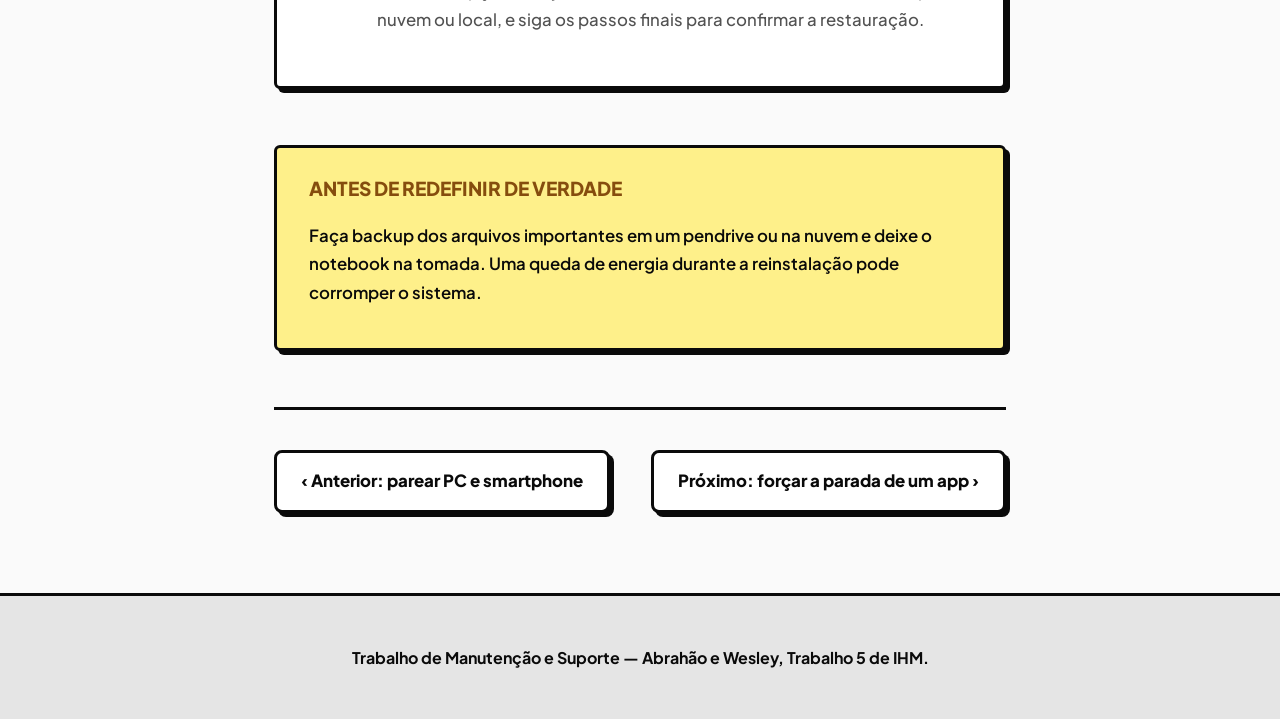
<file: tut3.html>
<!DOCTYPE html>
<html lang="pt-BR">

<head>
    <meta charset="UTF-8">
    <meta name="viewport" content="width=device-width, initial-scale=1">
    <title>3. Restaurar o PC</title>
    <link rel="preconnect" href="https://fonts.googleapis.com">
    <link rel="preconnect" href="https://fonts.gstatic.com" crossorigin>
    <link
        href="https://fonts.googleapis.com/css2?family=Plus+Jakarta+Sans:wght@400;500;600;700&family=JetBrains+Mono:wght@500&display=swap"
        rel="stylesheet">
    <link rel="stylesheet" href="style.css">
</head>

<body data-tutorial="3">

    <header class="topo">
        <div class="topo-interno">
            <a class="marca" href="index.html">Manutenção <span>&amp;</span> Suporte</a>
            <a class="voltar" href="index.html">&larr; Todos os tutoriais</a>
        </div>
    </header>

    <main class="conteudo">

        <p class="trilha">Tutorial 3 de 5</p>
        <h1 class="titulo">Restaurar o PC</h1>
        <p class="resumo">
            São dois caminhos diferentes. A Restauração do Sistema volta as configurações a um
            ponto anterior e mantém seus arquivos. Redefinir o PC reinstala o Windows do zero, com
            a opção de manter ou apagar os arquivos pessoais.
        </p>

        <ul class="ficha">
            <li><strong>Sistema</strong><span>Windows 10 ou 11</span></li>
            <li><strong>Tempo</strong><span>30 min a 2 horas</span></li>
            <li><strong>Dificuldade</strong><span>Média</span></li>
        </ul>

        <div class="progresso">
            <p class="progresso-texto">0 de 5 passos concluídos</p>
            <div class="barra">
                <div class="barra-preenchida"></div>
            </div>
        </div>

        <ol class="passos">

            <li class="passo">
                <input type="checkbox" class="passo-check" id="p1">
                <label class="passo-corpo" for="p1">
                    <span class="passo-num" aria-hidden="true">1</span>
                    <div>
                        <span class="passo-titulo">Acesse as Configurações</span>
                        <div class="passo-texto">
                            <p>Acesse as Configurações do Windows (Atalho: <kbd>Win</kbd> + <kbd>I</kbd>).</p>

                            <!-- Exemplo para imagem: <img src="imagens/tut3/tut3.1.png" alt="Passo 1" class="img-tutorial"> -->
                        </div>
                    </div>
                </label>
            </li>

            <li class="passo">
                <input type="checkbox" class="passo-check" id="p2">
                <label class="passo-corpo" for="p2">
                    <span class="passo-num" aria-hidden="true">2</span>
                    <div>
                        <span class="passo-titulo">Vá em Sistema e Recuperação</span>
                        <div class="passo-texto">
                            <p>Vá em Sistema e depois role para baixo até Recuperação.</p>
                            <img src="imagens/tut3/tut3.1.png" alt="Passo 1: Abrindo o Explorador de Arquivos"
                                class="img-tutorial">
                            <img src="imagens/tut3/tut3.2.png" alt="Passo 1: Abrindo o Explorador de Arquivos"
                                class="img-tutorial">
                            <!-- Exemplo para imagem: <img src="imagens/tut3/tut3.2.png" alt="Passo 2" class="img-tutorial"> -->
                        </div>
                    </div>
                </label>
            </li>

            <li class="passo">
                <input type="checkbox" class="passo-check" id="p3">
                <label class="passo-corpo" for="p3">
                    <span class="passo-num" aria-hidden="true">3</span>
                    <div>
                        <span class="passo-titulo">Clique em Restaurar o computador</span>
                        <div class="passo-texto">
                            <p>Na opção "Restaurar o PC", clique no botão Restaurar o computador.</p>
                            <img src="imagens/tut3/tut3.3.png" alt="Passo 1: Abrindo o Explorador de Arquivos"
                                class="img-tutorial">
                            <!-- Exemplo para imagem: <img src="imagens/tut3/tut3.3.png" alt="Passo 3" class="img-tutorial"> -->
                        </div>
                    </div>
                </label>
            </li>

            <li class="passo">
                <input type="checkbox" class="passo-check" id="p4">
                <label class="passo-corpo" for="p4">
                    <span class="passo-num" aria-hidden="true">4</span>
                    <div>
                        <span class="passo-titulo">Escolha o tipo de restauração</span>
                        <div class="passo-texto">
                            <p>Uma janela azul abrirá com duas opções cruciais:</p>
                            <ul style="margin: 8px 0 0 20px; padding: 0;">
                                <li><strong>Manter meus arquivos:</strong> Remove aplicativos e configurações, mas
                                    preserva seus arquivos pessoais.</li>
                                <li><strong>Remover tudo:</strong> Apaga todos os arquivos, aplicativos e configurações
                                    (formatação completa).</li>
                            </ul>
                            <img src="imagens/tut3/tut3.4.png" alt="Passo 1: Abrindo o Explorador de Arquivos"
                                class="img-tutorial">
                            <!-- Exemplo para imagem: <img src="imagens/tut3/tut3.4.png" alt="Passo 4" class="img-tutorial"> -->
                        </div>
                    </div>
                </label>
            </li>

            <li class="passo">
                <input type="checkbox" class="passo-check" id="p5">
                <label class="passo-corpo" for="p5">
                    <span class="passo-num" aria-hidden="true">5</span>
                    <div>
                        <span class="passo-titulo">Confirme e finalize os passos</span>
                        <div class="passo-texto">
                            <p>Escolha a opção desejada, decida se o download do Windows será pela nuvem ou local, e
                                siga os passos finais para confirmar a restauração.</p>
                            <!-- Exemplo para imagem: <img src="imagens/tut3/tut3.5.png" alt="Passo 5" class="img-tutorial"> -->
                        </div>
                    </div>
                </label>
            </li>

        </ol>

        <aside class="nota">
            <strong>Antes de redefinir de verdade</strong>
            <p>Faça backup dos arquivos importantes em um pendrive ou na nuvem e deixe o notebook
                na tomada. Uma queda de energia durante a reinstalação pode corromper o sistema.</p>
        </aside>

        <nav class="paginacao">
            <a href="tut2.html">&lsaquo; Anterior: parear PC e smartphone</a>
            <a href="tut4.html">Próximo: forçar a parada de um app &rsaquo;</a>
        </nav>

    </main>

    <footer class="rodape">
        <div class="rodape-interno">
            <p>Trabalho de Manutenção e Suporte — Abrahão e Wesley, Trabalho 5 de IHM.</p>
        </div>
    </footer>

    <script src="script.js"></script>
</body>

</html>
</file>
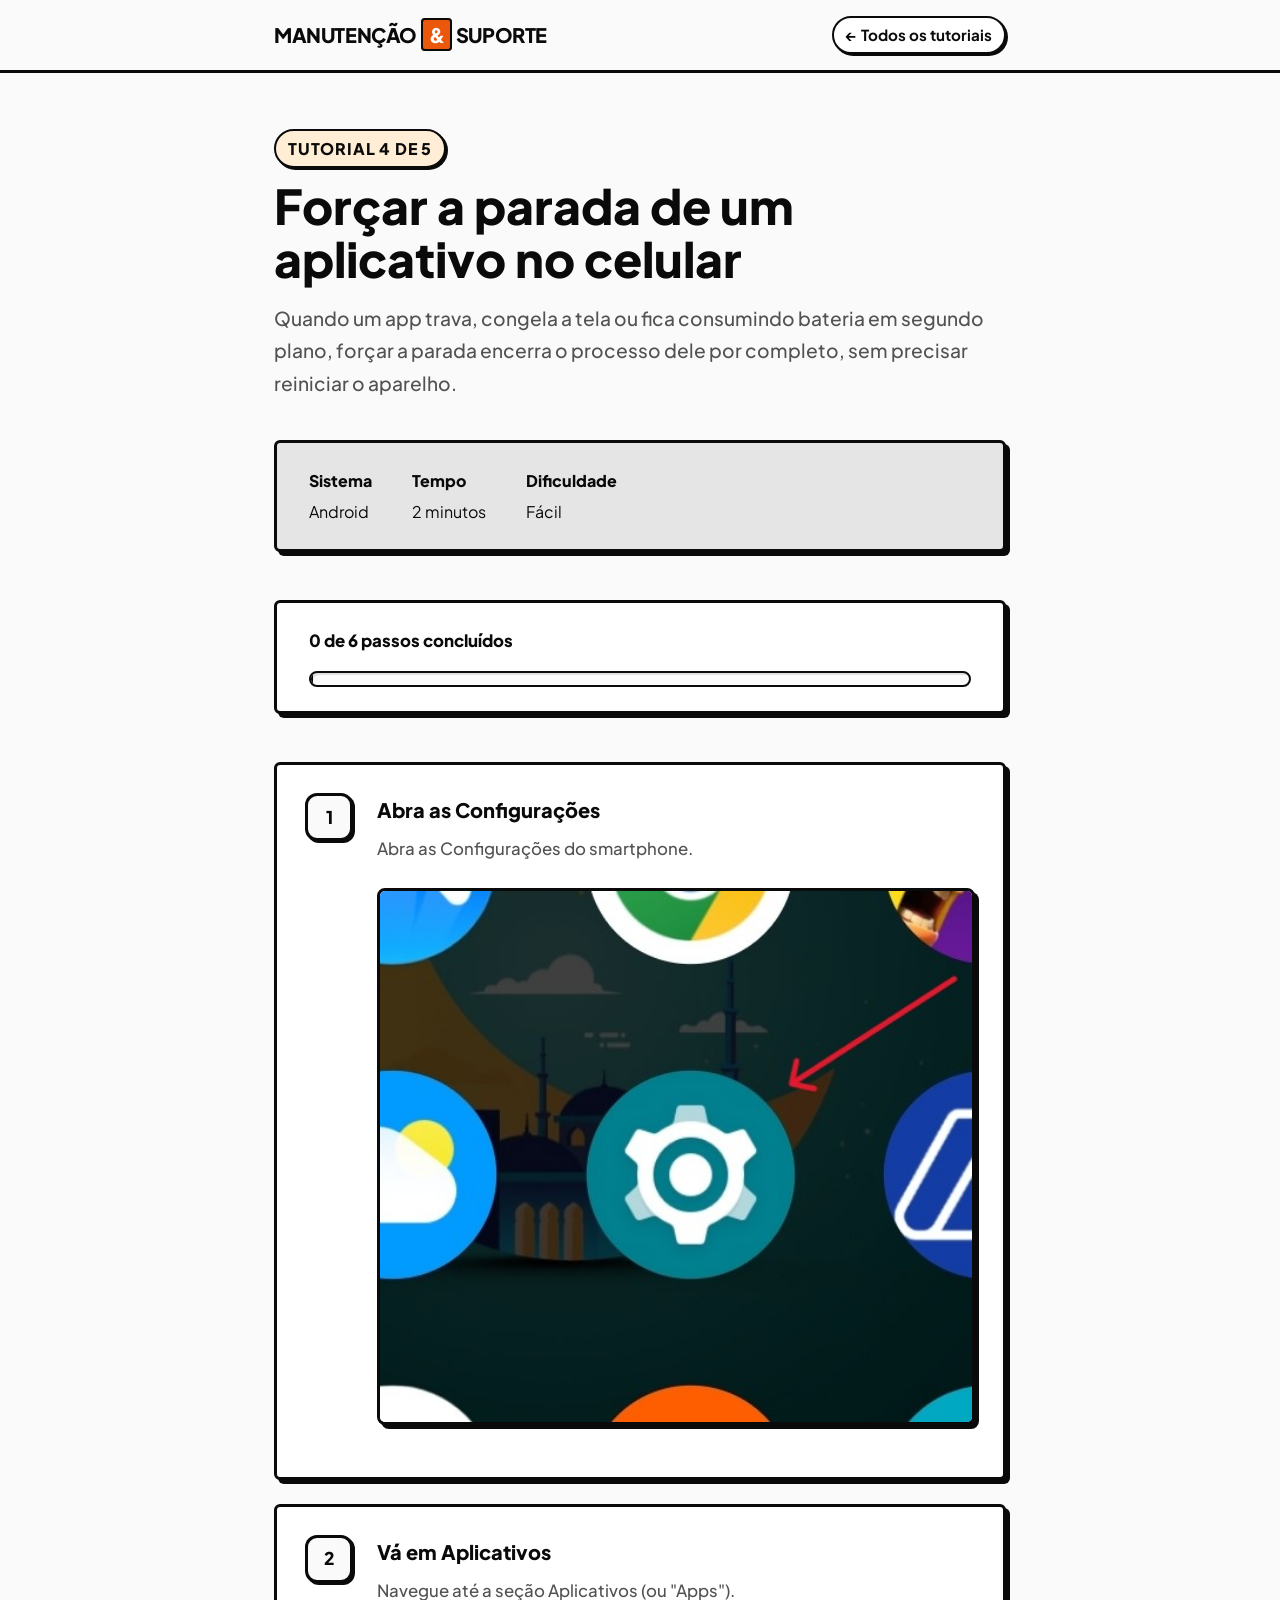
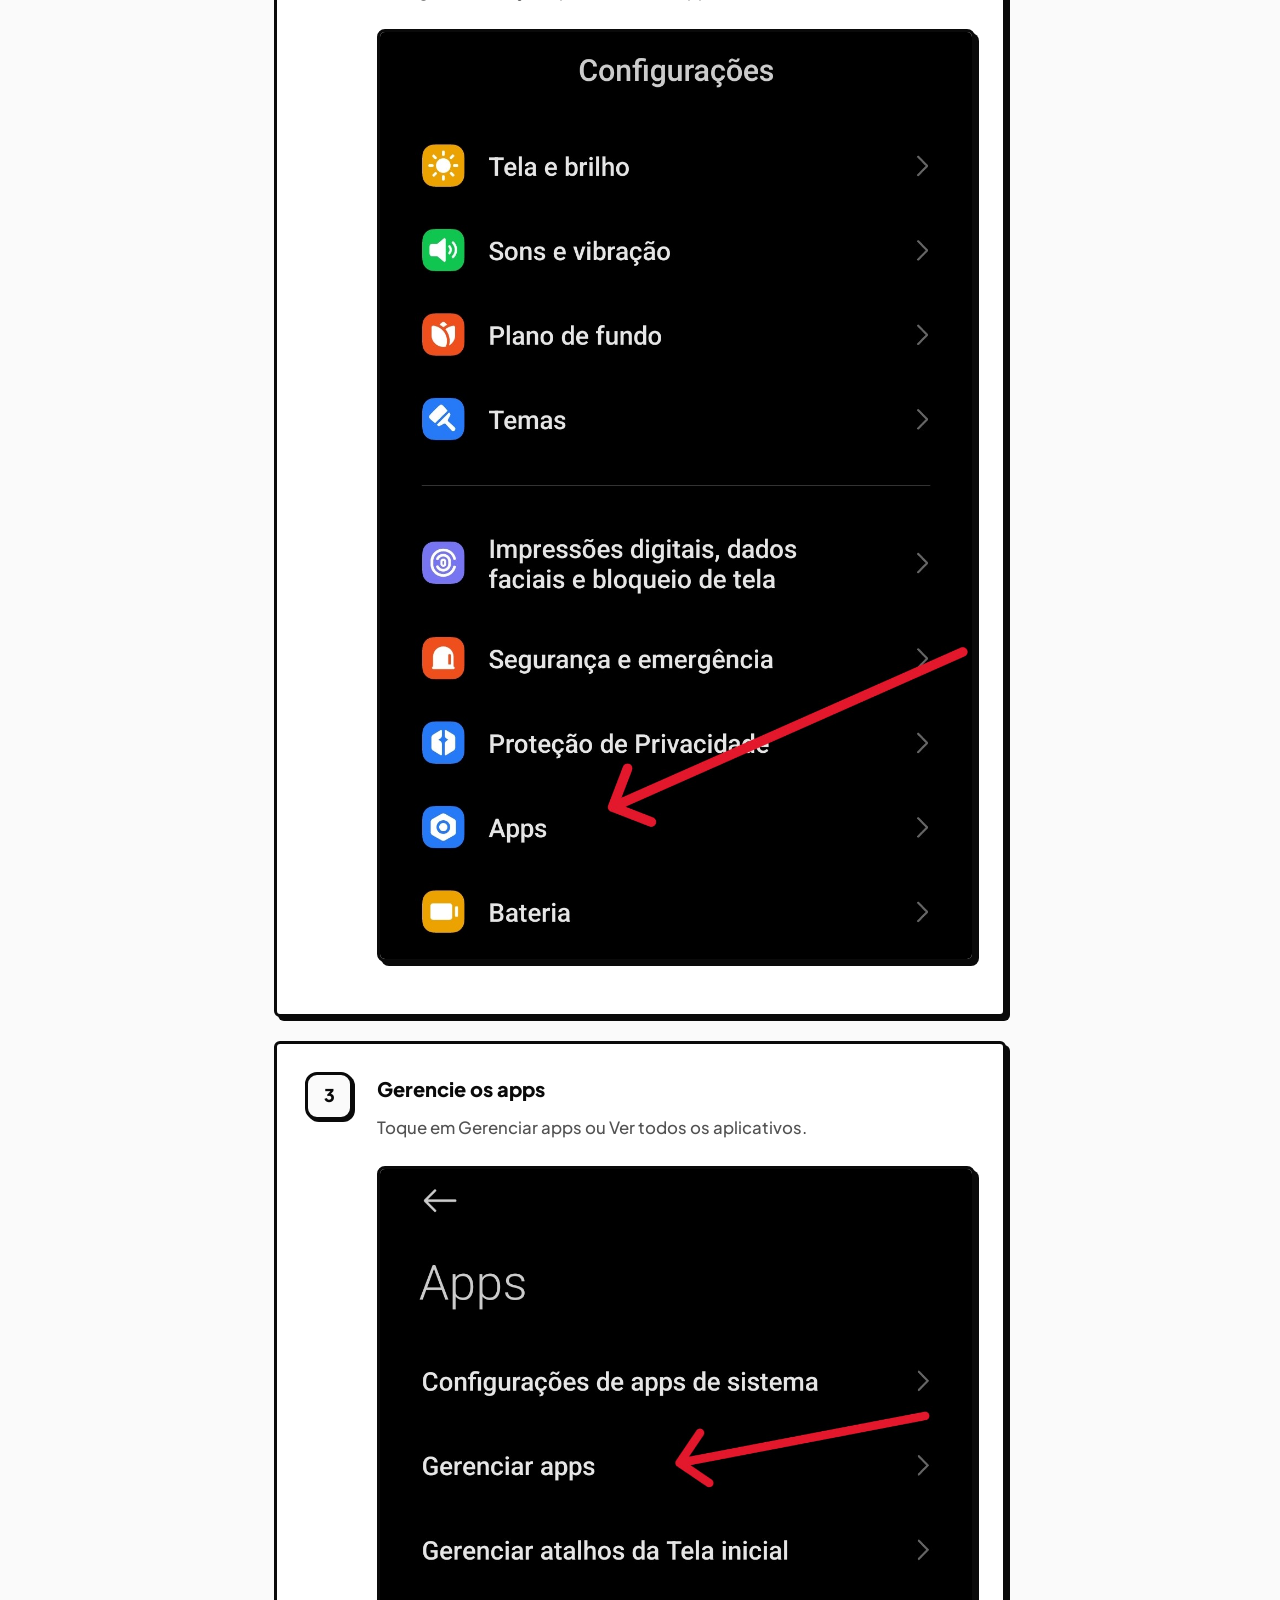
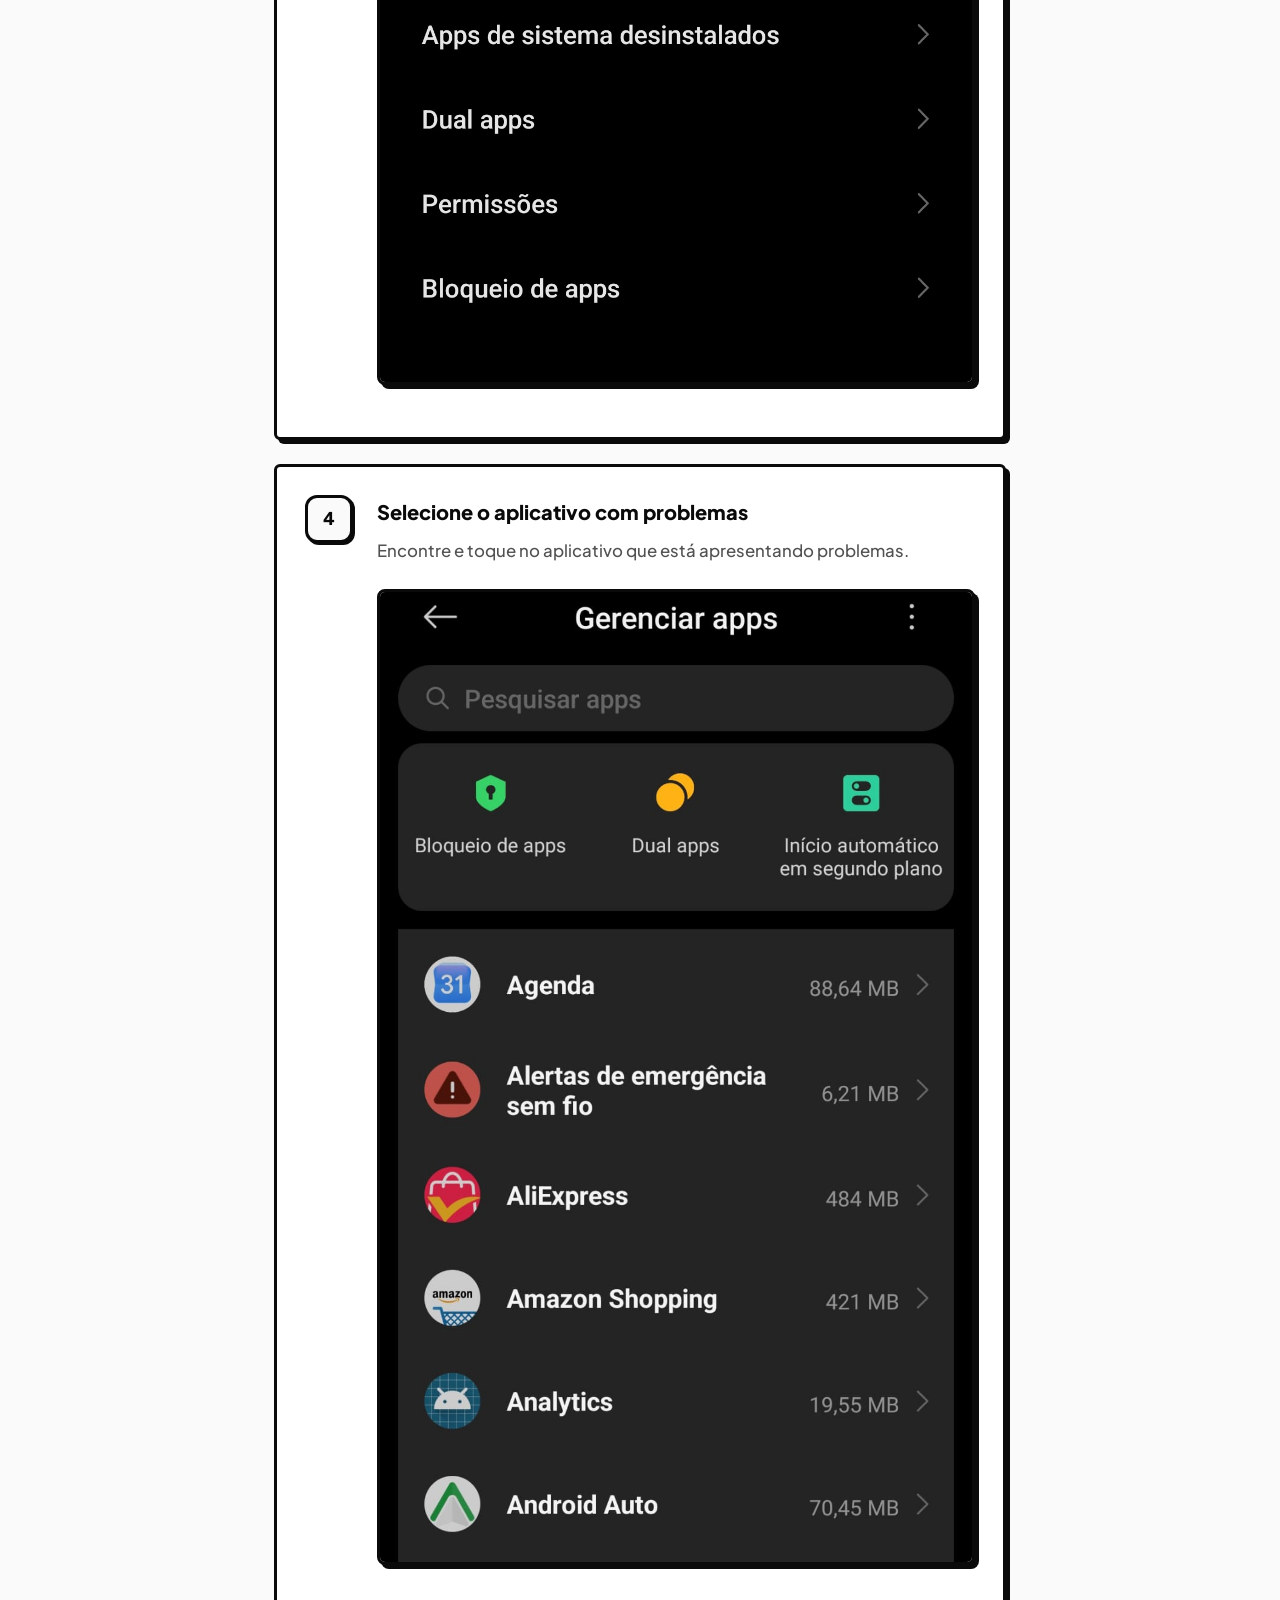
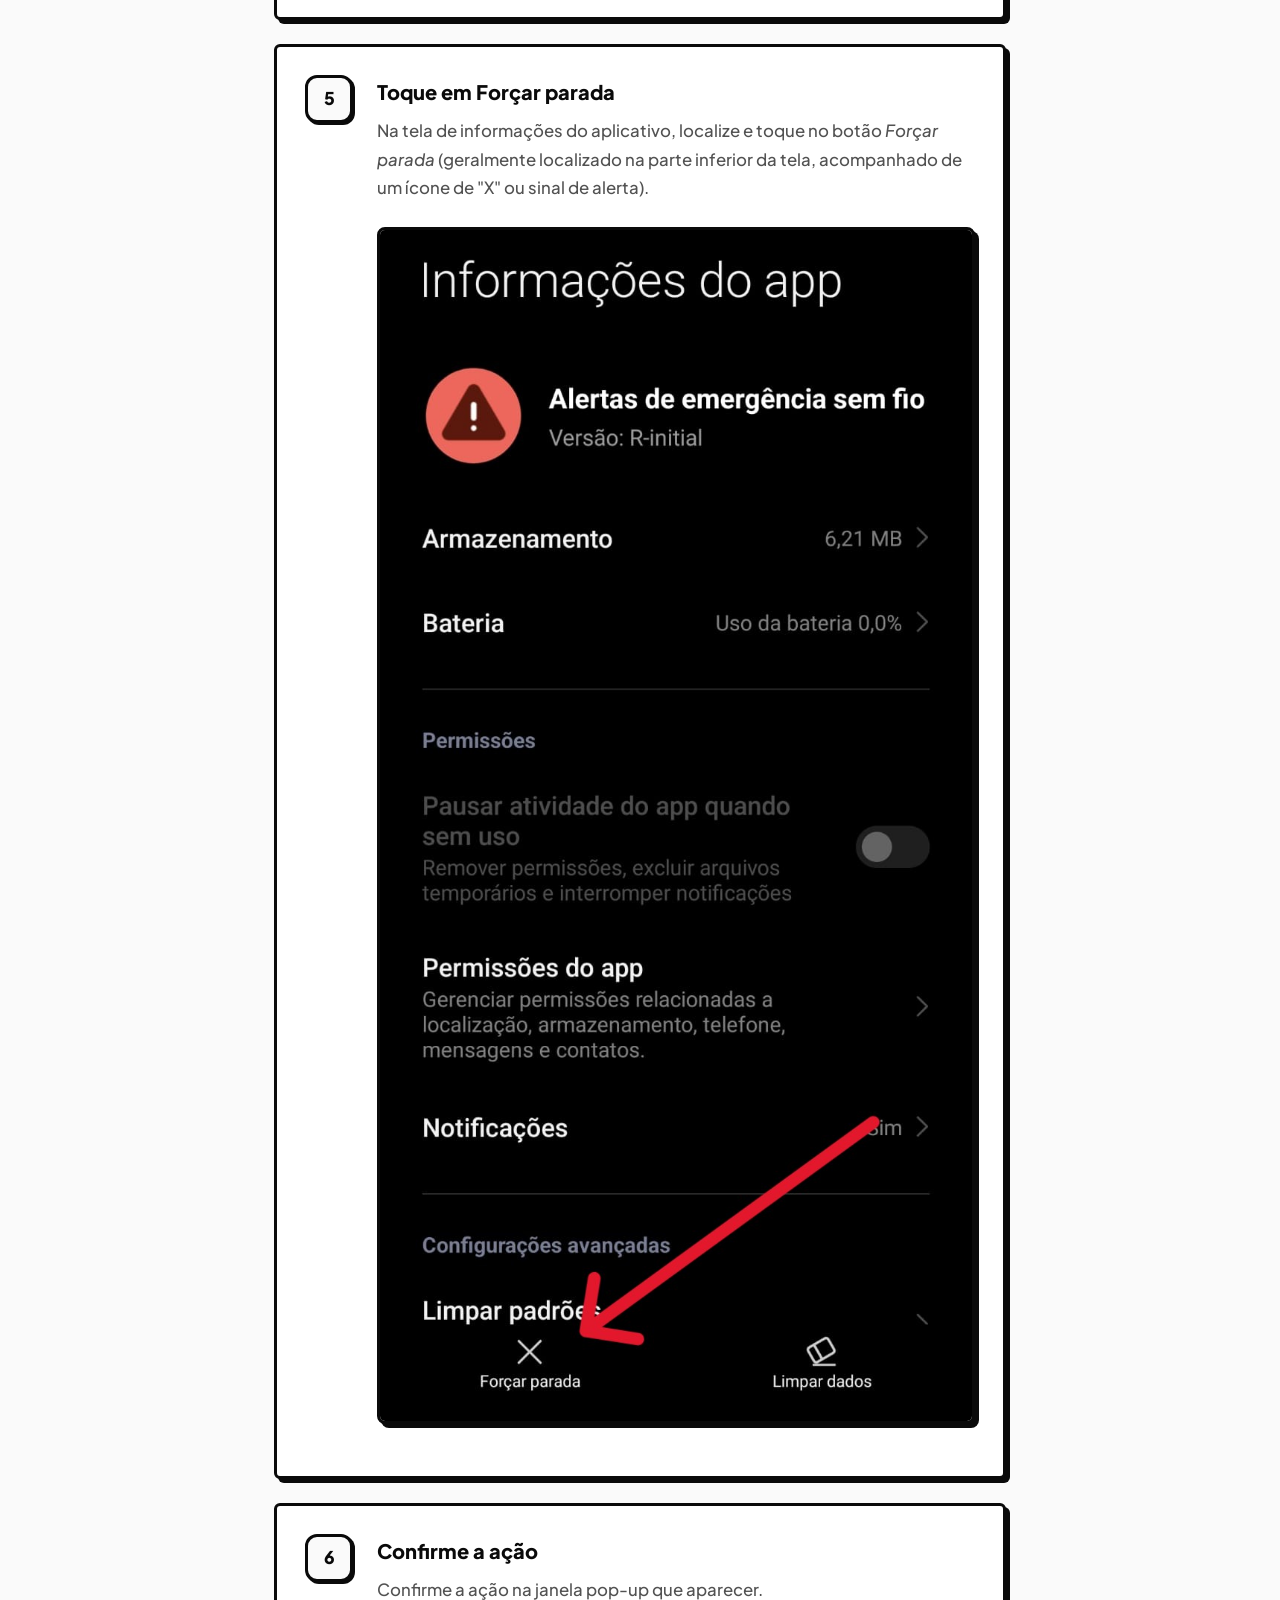
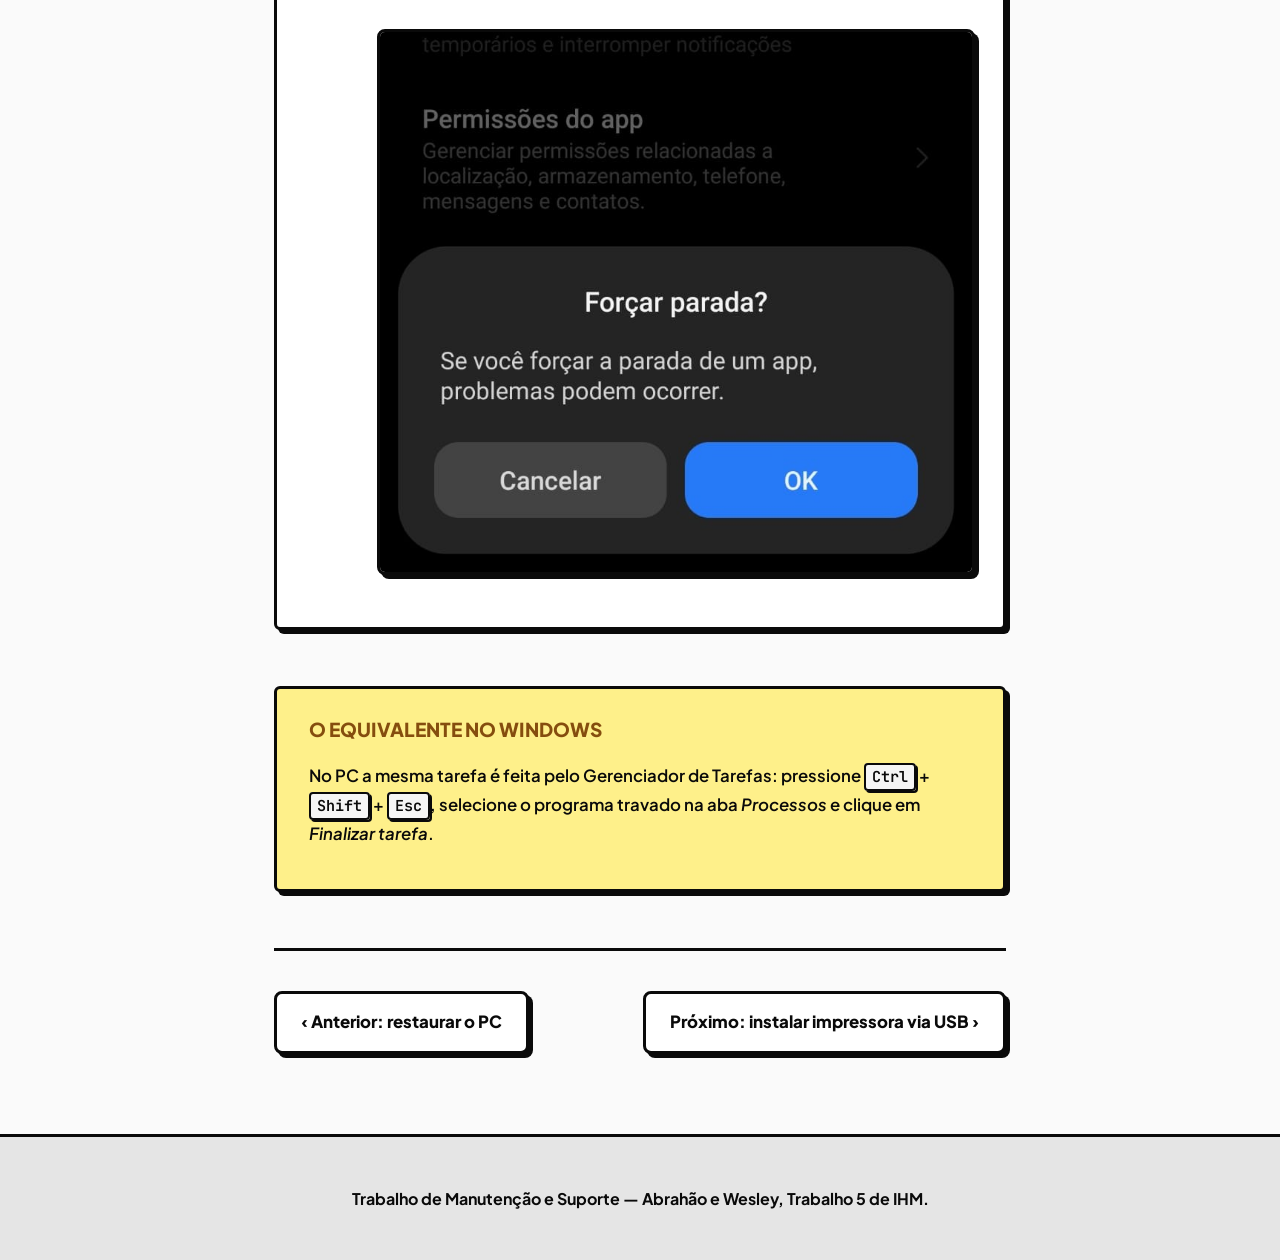
<file: tut4.html>
<!DOCTYPE html>
<html lang="pt-BR">

<head>
    <meta charset="UTF-8">
    <meta name="viewport" content="width=device-width, initial-scale=1">
    <title>4. Forçar a parada de um aplicativo no celular</title>
    <link rel="preconnect" href="https://fonts.googleapis.com">
    <link rel="preconnect" href="https://fonts.gstatic.com" crossorigin>
    <link
        href="https://fonts.googleapis.com/css2?family=Plus+Jakarta+Sans:wght@400;500;600;700&family=JetBrains+Mono:wght@500&display=swap"
        rel="stylesheet">
    <link rel="stylesheet" href="style.css">
</head>

<body data-tutorial="4">

    <header class="topo">
        <div class="topo-interno">
            <a class="marca" href="index.html">Manutenção <span>&amp;</span> Suporte</a>
            <a class="voltar" href="index.html">&larr; Todos os tutoriais</a>
        </div>
    </header>

    <main class="conteudo">

        <p class="trilha">Tutorial 4 de 5</p>
        <h1 class="titulo">Forçar a parada de um aplicativo no celular</h1>
        <p class="resumo">
            Quando um app trava, congela a tela ou fica consumindo bateria em segundo plano,
            forçar a parada encerra o processo dele por completo, sem precisar reiniciar o aparelho.
        </p>

        <ul class="ficha">
            <li><strong>Sistema</strong><span>Android</span></li>
            <li><strong>Tempo</strong><span>2 minutos</span></li>
            <li><strong>Dificuldade</strong><span>Fácil</span></li>
        </ul>

        <div class="progresso">
            <p class="progresso-texto">0 de 6 passos concluídos</p>
            <div class="barra">
                <div class="barra-preenchida"></div>
            </div>
        </div>

        <ol class="passos">

            <li class="passo">
                <input type="checkbox" class="passo-check" id="p1">
                <label class="passo-corpo" for="p1">
                    <span class="passo-num" aria-hidden="true">1</span>
                    <div>
                        <span class="passo-titulo">Abra as Configurações</span>
                        <div class="passo-texto">
                            <p>Abra as Configurações do smartphone.</p>
                            <img src="imagens/tut4/tut4.1.jpeg" alt="Passo 1: Abrindo o Explorador de Arquivos"
                                class="img-tutorial">
                            <!-- Exemplo para imagem: <img src="imagens/tut4/tut4.1.png" alt="Passo 1" class="img-tutorial"> -->
                        </div>
                    </div>
                </label>
            </li>

            <li class="passo">
                <input type="checkbox" class="passo-check" id="p2">
                <label class="passo-corpo" for="p2">
                    <span class="passo-num" aria-hidden="true">2</span>
                    <div>
                        <span class="passo-titulo">Vá em Aplicativos</span>
                        <div class="passo-texto">
                            <p>Navegue até a seção Aplicativos (ou "Apps").</p>
                            <img src="imagens/tut4/tut4.2.jpeg" alt="Passo 1: Abrindo o Explorador de Arquivos"
                                class="img-tutorial">
                            <!-- Exemplo para imagem: <img src="imagens/tut4/tut4.2.png" alt="Passo 2" class="img-tutorial"> -->
                        </div>
                    </div>
                </label>
            </li>

            <li class="passo">
                <input type="checkbox" class="passo-check" id="p3">
                <label class="passo-corpo" for="p3">
                    <span class="passo-num" aria-hidden="true">3</span>
                    <div>
                        <span class="passo-titulo">Gerencie os apps</span>
                        <div class="passo-texto">
                            <p>Toque em Gerenciar apps ou Ver todos os aplicativos.</p>
                            <img src="imagens/tut4/tut4.3.jpeg" alt="Passo 1: Abrindo o Explorador de Arquivos"
                                class="img-tutorial">
                            <!-- Exemplo para imagem: <img src="imagens/tut4/tut4.3.png" alt="Passo 3" class="img-tutorial"> -->
                        </div>
                    </div>
                </label>
            </li>

            <li class="passo">
                <input type="checkbox" class="passo-check" id="p4">
                <label class="passo-corpo" for="p4">
                    <span class="passo-num" aria-hidden="true">4</span>
                    <div>
                        <span class="passo-titulo">Selecione o aplicativo com problemas</span>
                        <div class="passo-texto">
                            <p>Encontre e toque no aplicativo que está apresentando problemas.</p>
                            <img src="imagens/tut4/tut4.4.jpeg" alt="Passo 1: Abrindo o Explorador de Arquivos"
                                class="img-tutorial">
                            <!-- Exemplo para imagem: <img src="imagens/tut4/tut4.4.png" alt="Passo 4" class="img-tutorial"> -->
                        </div>
                    </div>
                </label>
            </li>

            <li class="passo">
                <input type="checkbox" class="passo-check" id="p5">
                <label class="passo-corpo" for="p5">
                    <span class="passo-num" aria-hidden="true">5</span>
                    <div>
                        <span class="passo-titulo">Toque em Forçar parada</span>
                        <div class="passo-texto">
                            <p>Na tela de informações do aplicativo, localize e toque no botão <em>Forçar parada</em>
                                (geralmente localizado na parte inferior da tela, acompanhado de um ícone de "X" ou
                                sinal de alerta).</p>
                            <img src="imagens/tut4/tut4.5.jpeg" alt="Passo 1: Abrindo o Explorador de Arquivos"
                                class="img-tutorial">
                            <!-- Exemplo para imagem: <img src="imagens/tut4/tut4.5.png" alt="Passo 5" class="img-tutorial"> -->
                        </div>
                    </div>
                </label>
            </li>

            <li class="passo">
                <input type="checkbox" class="passo-check" id="p6">
                <label class="passo-corpo" for="p6">
                    <span class="passo-num" aria-hidden="true">6</span>
                    <div>
                        <span class="passo-titulo">Confirme a ação</span>
                        <div class="passo-texto">
                            <p>Confirme a ação na janela pop-up que aparecer.</p>
                            <img src="imagens/tut4/tut4.6.jpeg" alt="Passo 1: Abrindo o Explorador de Arquivos"
                                class="img-tutorial">
                            <!-- Exemplo para imagem: <img src="imagens/tut4/tut4.6.png" alt="Passo 6" class="img-tutorial"> -->
                        </div>
                    </div>
                </label>
            </li>

        </ol>

        <aside class="nota">
            <strong>O equivalente no Windows</strong>
            <p>No PC a mesma tarefa é feita pelo Gerenciador de Tarefas: pressione
                <kbd>Ctrl</kbd> + <kbd>Shift</kbd> + <kbd>Esc</kbd>, selecione o programa travado na
                aba <em>Processos</em> e clique em <em>Finalizar tarefa</em>.
            </p>
        </aside>

        <nav class="paginacao">
            <a href="tut3.html">&lsaquo; Anterior: restaurar o PC</a>
            <a href="tut5.html">Próximo: instalar impressora via USB &rsaquo;</a>
        </nav>

    </main>

    <footer class="rodape">
        <div class="rodape-interno">
            <p>Trabalho de Manutenção e Suporte — Abrahão e Wesley, Trabalho 5 de IHM.</p>
        </div>
    </footer>

    <script src="script.js"></script>
</body>

</html>
</file>
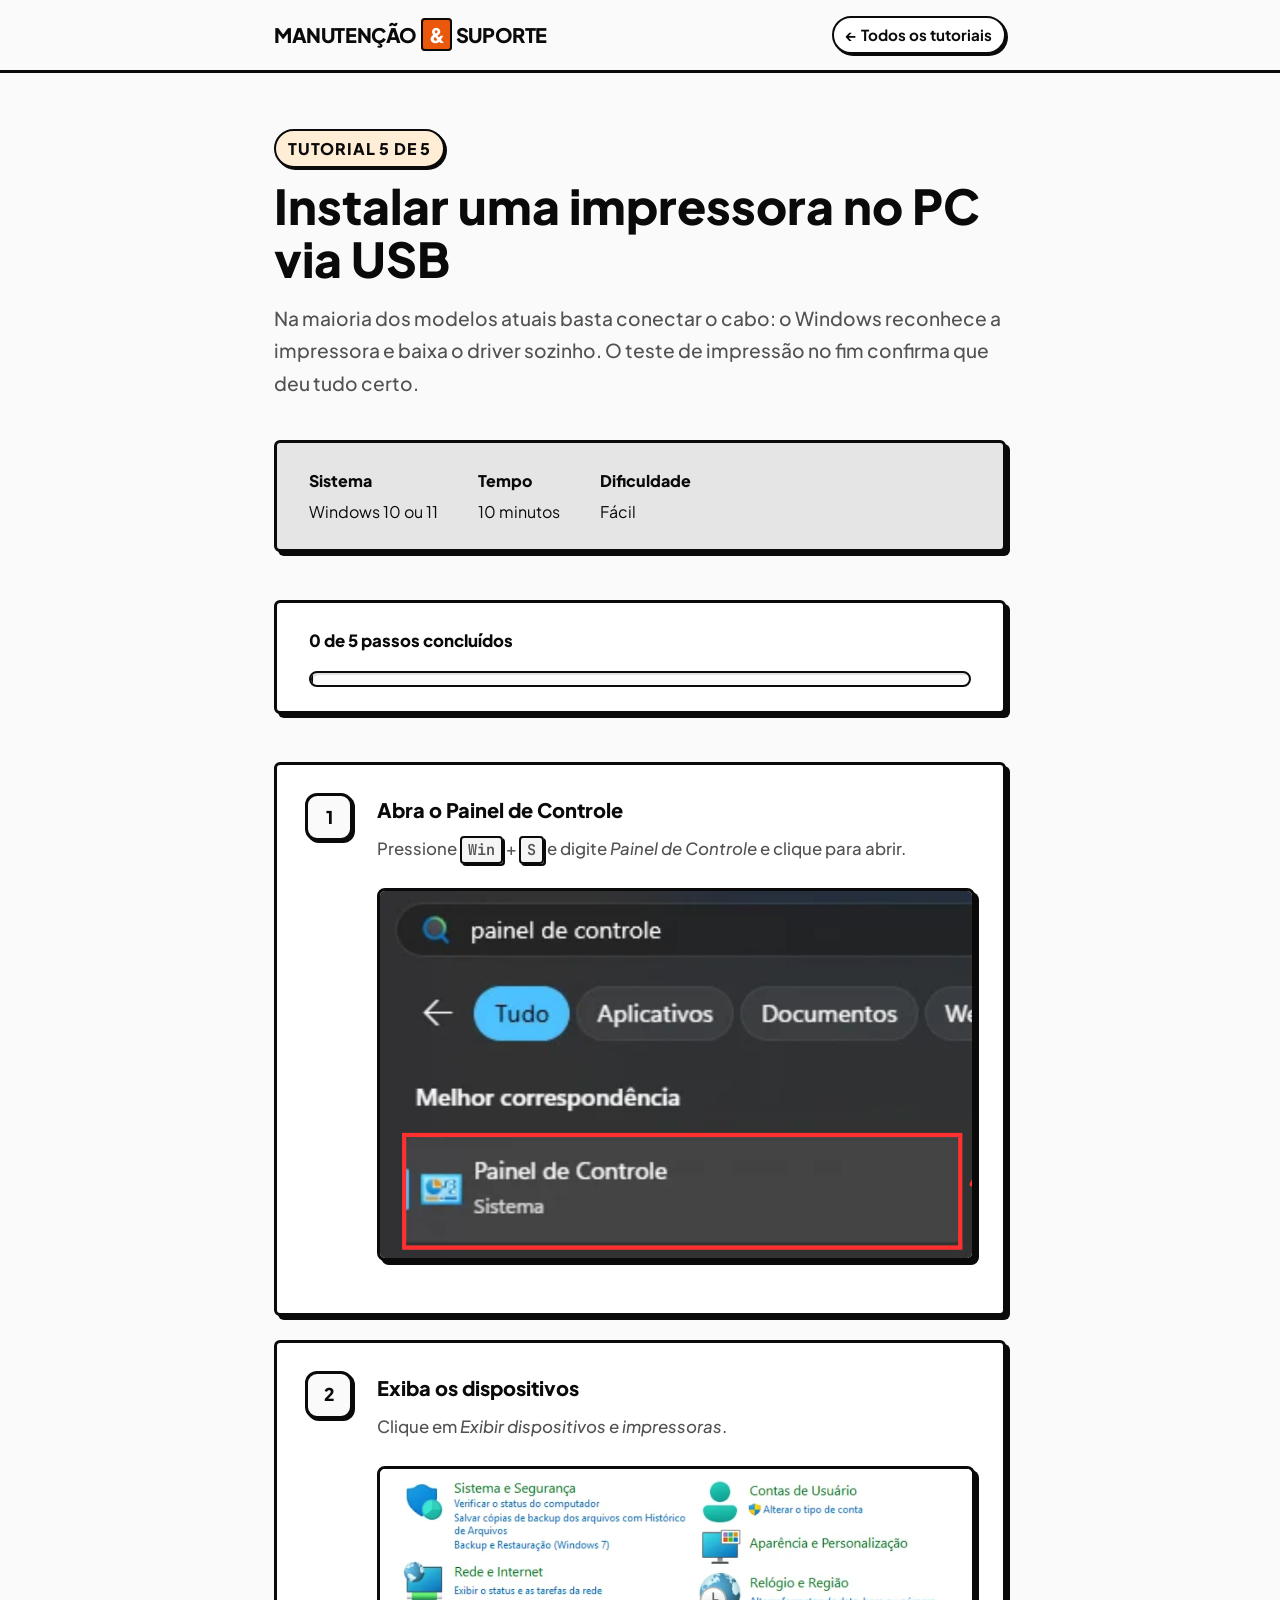
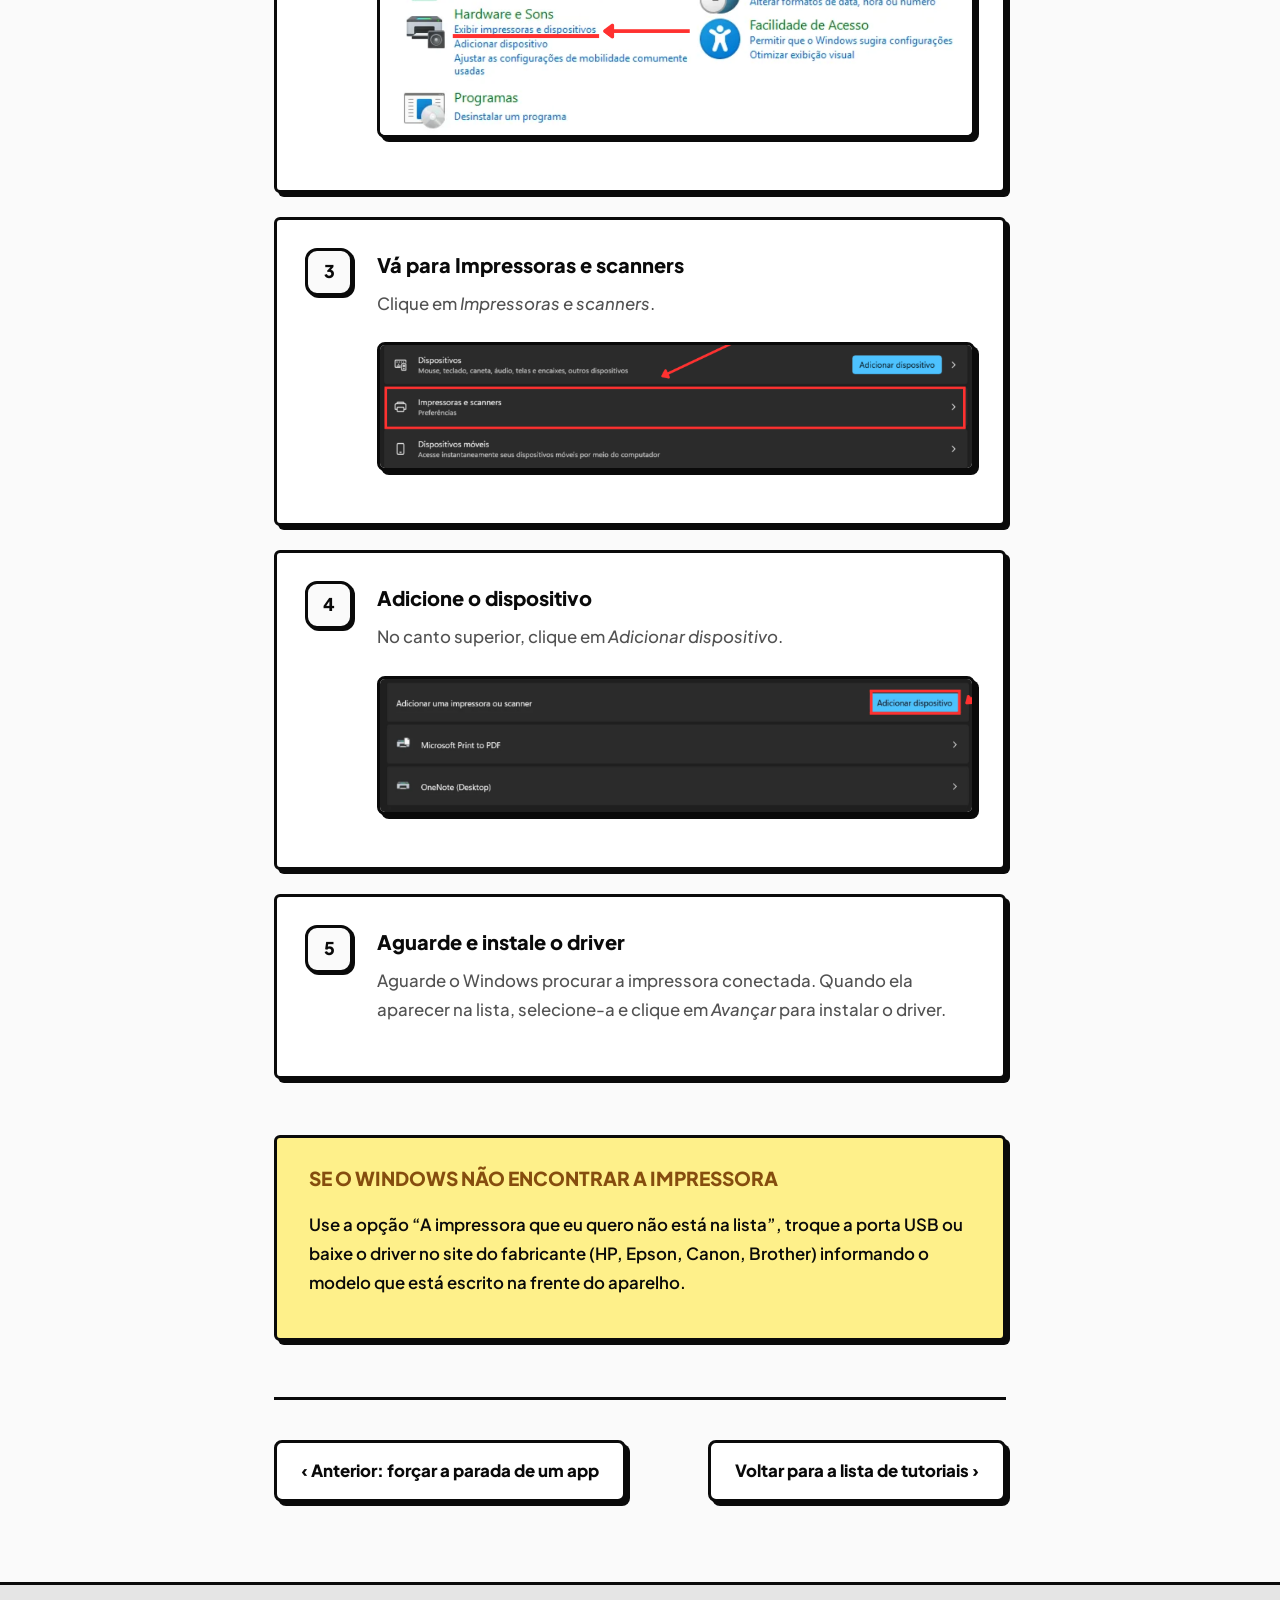
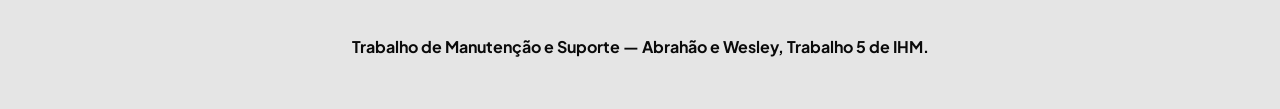
<file: tut5.html>
<!DOCTYPE html>
<html lang="pt-BR">

<head>
    <meta charset="UTF-8">
    <meta name="viewport" content="width=device-width, initial-scale=1">
    <title>5. Instalar uma impressora no PC via USB</title>
    <link rel="preconnect" href="https://fonts.googleapis.com">
    <link rel="preconnect" href="https://fonts.gstatic.com" crossorigin>
    <link
        href="https://fonts.googleapis.com/css2?family=Plus+Jakarta+Sans:wght@400;500;600;700&family=JetBrains+Mono:wght@500&display=swap"
        rel="stylesheet">
    <link rel="stylesheet" href="style.css">
</head>

<body data-tutorial="5">

    <header class="topo">
        <div class="topo-interno">
            <a class="marca" href="index.html">Manutenção <span>&amp;</span> Suporte</a>
            <a class="voltar" href="index.html">&larr; Todos os tutoriais</a>
        </div>
    </header>

    <main class="conteudo">

        <p class="trilha">Tutorial 5 de 5</p>
        <h1 class="titulo">Instalar uma impressora no PC via USB</h1>
        <p class="resumo">
            Na maioria dos modelos atuais basta conectar o cabo: o Windows reconhece a impressora e
            baixa o driver sozinho. O teste de impressão no fim confirma que deu tudo certo.
        </p>

        <ul class="ficha">
            <li><strong>Sistema</strong><span>Windows 10 ou 11</span></li>
            <li><strong>Tempo</strong><span>10 minutos</span></li>
            <li><strong>Dificuldade</strong><span>Fácil</span></li>
        </ul>

        <div class="progresso">
            <p class="progresso-texto">0 de 5 passos concluídos</p>
            <div class="barra">
                <div class="barra-preenchida"></div>
            </div>
        </div>

        <ol class="passos">

            <li class="passo">
                <input type="checkbox" class="passo-check" id="p1">
                <label class="passo-corpo" for="p1">
                    <span class="passo-num" aria-hidden="true">1</span>
                    <div>
                        <span class="passo-titulo">Abra o Painel de Controle</span>
                        <div class="passo-texto">
                            <p>Pressione <kbd>Win</kbd> + <kbd>S</kbd> e digite <em>Painel de Controle</em> e clique
                                para abrir.</p>
                            <img src="imagens/tut5/tut5.1.png" alt="Passo 1: Abrindo o Explorador de Arquivos"
                                class="img-tutorial">

                            <!-- Insira sua imagem aqui: -->
                            <!-- <img src="imagens/tut5/tut5.1.png" alt="Passo 1" class="img-tutorial"> -->
                        </div>
                    </div>
                </label>
            </li>

            <li class="passo">
                <input type="checkbox" class="passo-check" id="p2">
                <label class="passo-corpo" for="p2">
                    <span class="passo-num" aria-hidden="true">2</span>
                    <div>
                        <span class="passo-titulo">Exiba os dispositivos</span>
                        <div class="passo-texto">
                            <p>Clique em <em>Exibir dispositivos e impressoras</em>.</p>
                            <img src="imagens/tut5/tut5.2.png" alt="Passo 1: Abrindo o Explorador de Arquivos"
                                class="img-tutorial">

                            <!-- Insira sua imagem aqui: -->
                            <!-- <img src="imagens/tut5/tut5.2.png" alt="Passo 2" class="img-tutorial"> -->
                        </div>
                    </div>
                </label>
            </li>

            <li class="passo">
                <input type="checkbox" class="passo-check" id="p3">
                <label class="passo-corpo" for="p3">
                    <span class="passo-num" aria-hidden="true">3</span>
                    <div>
                        <span class="passo-titulo">Vá para Impressoras e scanners</span>
                        <div class="passo-texto">
                            <p>Clique em <em>Impressoras e scanners</em>.</p>
                            <img src="imagens/tut5/tut5.3.png" alt="Passo 1: Abrindo o Explorador de Arquivos"
                                class="img-tutorial">

                            <!-- Insira sua imagem aqui: -->
                            <!-- <img src="imagens/tut5/tut5.3.png" alt="Passo 3" class="img-tutorial"> -->
                        </div>
                    </div>
                </label>
            </li>

            <li class="passo">
                <input type="checkbox" class="passo-check" id="p4">
                <label class="passo-corpo" for="p4">
                    <span class="passo-num" aria-hidden="true">4</span>
                    <div>
                        <span class="passo-titulo">Adicione o dispositivo</span>
                        <div class="passo-texto">
                            <p>No canto superior, clique em <em>Adicionar dispositivo</em>.</p>
                            <img src="imagens/tut5/tut5.4.png" alt="Passo 1: Abrindo o Explorador de Arquivos"
                                class="img-tutorial">

                            <!-- Insira sua imagem aqui: -->
                            <!-- <img src="imagens/tut5/tut5.4.png" alt="Passo 4" class="img-tutorial"> -->
                        </div>
                    </div>
                </label>
            </li>

            <li class="passo">
                <input type="checkbox" class="passo-check" id="p5">
                <label class="passo-corpo" for="p5">
                    <span class="passo-num" aria-hidden="true">5</span>
                    <div>
                        <span class="passo-titulo">Aguarde e instale o driver</span>
                        <div class="passo-texto">
                            <p>Aguarde o Windows procurar a impressora conectada. Quando ela aparecer na lista,
                                selecione-a e clique em <em>Avançar</em> para instalar o driver.</p>

                            <!-- Insira sua imagem aqui: -->
                            <!-- <img src="imagens/tut5/tut5.5.png" alt="Passo 5" class="img-tutorial"> -->
                        </div>
                    </div>
                </label>
            </li>

        </ol>

        <aside class="nota">
            <strong>Se o Windows não encontrar a impressora</strong>
            <p>Use a opção “A impressora que eu quero não está na lista”, troque a porta USB ou
                baixe o driver no site do fabricante (HP, Epson, Canon, Brother) informando o modelo
                que está escrito na frente do aparelho.</p>
        </aside>

        <nav class="paginacao">
            <a href="tut4.html">&lsaquo; Anterior: forçar a parada de um app</a>
            <a href="index.html">Voltar para a lista de tutoriais &rsaquo;</a>
        </nav>

    </main>

    <footer class="rodape">
        <div class="rodape-interno">
            <p>Trabalho de Manutenção e Suporte — Abrahão e Wesley, Trabalho 5 de IHM.</p>
        </div>
    </footer>

    <script src="script.js"></script>
</body>

</html>
</file>
<file: style.css>
/* ==========================================================
   Manutenção e Suporte — Tema Neo-Brutalista (Rust & Mono)
   Alto contraste: Branco, Preto e Laranja Ferrugem
   ========================================================== */

:root {
  /* Fundo super limpo, quase branco puro */
  --papel: #fafafa;         
  --superficie: #ffffff;    
  
  /* Textos e Linhas - Preto Absoluto para contraste máximo */
  --tinta: #0a0a0a;         
  --tinta-suave: #525252;   
  --linha: #0a0a0a;         
  
  /* Cor Principal: Laranja Ferrugem (Rust) - Energia e Foco */
  --primaria: #ea580c;      
  --primaria-clara: #ffedd5;
  --destaque: #e5e5e5;      /* Cinza claro para quebrar o branco */
  
  /* Status */
  --ambar-fundo: #fef08a;
  --ambar-texto: #854d0e;
  
  --sucesso-fundo: #bbf7d0; 
  --sucesso-texto: #14532d;
  
  /* Estrutura */
  --raio: 6px; /* Cantos um pouco mais retos para um visual técnico */
  --largura: 780px;
  
  /* Sombras Sólidas Negras */
  --sombra-solida: 4px 4px 0px var(--linha);
  --sombra-solida-hover: 7px 7px 0px var(--linha);
  
  --transicao-rapida: 0.2s ease-out;
}

/* ---------- barra de rolagem ---------- */
::-webkit-scrollbar {
  width: 12px;
  height: 12px;
}
::-webkit-scrollbar-track {
  background: var(--papel);
  border-left: 2px solid var(--linha);
}
::-webkit-scrollbar-thumb {
  background: var(--primaria);
  border: 2px solid var(--linha);
}

/* ---------- reset e base ---------- */
* {
  box-sizing: border-box;
}

html {
  scroll-behavior: smooth;
}

body {
  margin: 0;
  background: var(--papel);
  color: var(--tinta);
  font-family: "Plus Jakarta Sans", "Inter", -apple-system, sans-serif;
  font-size: 16px;
  line-height: 1.7;
  -webkit-font-smoothing: antialiased;
}

code, kbd {
  font-family: "JetBrains Mono", "Fira Code", monospace;
  font-size: 0.9em;
  font-weight: 600;
}

kbd {
  background: #f5f5f5;
  border: 2px solid var(--linha);
  border-radius: 4px;
  padding: 2px 6px;
  box-shadow: 2px 2px 0 var(--linha);
}

code {
  background: var(--primaria-clara);
  color: var(--tinta);
  padding: 2px 6px;
  border: 2px solid var(--linha);
  border-radius: 4px;
}

a {
  color: var(--primaria);
  text-decoration: none;
  font-weight: 700;
  transition: all var(--transicao-rapida);
}

a:hover {
  background: var(--primaria);
  color: #fff;
  padding: 0 4px;
  border-radius: 4px;
}

:focus-visible {
  outline: 3px solid var(--tinta);
  outline-offset: 2px;
}

/* ---------- estrutura ---------- */
.conteudo {
  max-width: var(--largura);
  margin: 0 auto;
  padding: 56px 24px 80px;
}

/* ---------- barra superior marcante ---------- */
.topo {
  background: var(--papel);
  border-bottom: 3px solid var(--linha);
  position: sticky;
  top: 0;
  z-index: 20;
}

.topo-interno {
  max-width: var(--largura);
  margin: 0 auto;
  padding: 16px 24px;
  display: flex;
  align-items: center;
  justify-content: space-between;
}

.marca {
  color: var(--tinta);
  font-weight: 900;
  font-size: 1.25rem;
  text-transform: uppercase;
  letter-spacing: -0.02em;
}

.marca span {
  background: var(--primaria);
  color: #fff;
  padding: 2px 6px;
  border-radius: 4px;
  border: 2px solid var(--linha);
}

.topo-interno a.voltar {
  color: var(--tinta);
  font-size: 0.95rem;
  font-weight: 700;
  border: 2px solid var(--linha);
  padding: 4px 12px;
  border-radius: 20px;
  background: var(--superficie);
  box-shadow: 2px 2px 0 var(--linha);
}

.topo-interno a.voltar:hover {
  background: var(--primaria-clara);
  color: var(--tinta);
  transform: translate(-2px, -2px);
  box-shadow: 4px 4px 0 var(--linha);
}

/* ---------- capa ---------- */
.capa {
  margin-bottom: 56px;
}

.capa h1 {
  font-size: clamp(2.5rem, 5vw, 3.5rem);
  line-height: 1.1;
  letter-spacing: -0.03em;
  font-weight: 900;
  margin: 0 0 24px;
  color: var(--tinta);
}

.capa p {
  margin: 0;
  max-width: 65ch;
  color: var(--tinta-suave);
  font-size: 1.15rem;
  line-height: 1.6;
  font-weight: 500;
}

.regua {
  height: 6px;
  width: 80px;
  background: var(--primaria);
  margin: 0 0 24px;
  border-radius: 2px;
}

/* ---------- lista de tutoriais ---------- */
.lista {
  list-style: none;
  margin: 0;
  padding: 0;
  display: flex;
  flex-direction: column;
  gap: 24px;
}

.cartao {
  display: flex;
  align-items: flex-start;
  gap: 24px;
  padding: 32px;
  background: var(--superficie);
  border: 3px solid var(--linha);
  border-radius: var(--raio);
  text-decoration: none;
  color: inherit;
  box-shadow: var(--sombra-solida);
  transition: all var(--transicao-rapida);
}

.cartao:hover {
  background: var(--primaria-clara);
  transform: translate(-3px, -3px);
  box-shadow: var(--sombra-solida-hover);
}

.cartao-num {
  font-size: 1.25rem;
  font-weight: 900;
  color: var(--tinta);
  background: var(--superficie);
  width: 48px;
  height: 48px;
  border: 3px solid var(--linha);
  border-radius: 12px;
  display: flex;
  align-items: center;
  justify-content: center;
  flex-shrink: 0;
  box-shadow: 2px 2px 0 var(--linha);
  transition: transform var(--transicao-rapida);
}

.cartao:hover .cartao-num {
  background: var(--primaria);
  color: #fff;
  transform: rotate(-5deg) scale(1.1);
}

.cartao h2 {
  margin: 0 0 10px;
  font-size: 1.4rem;
  font-weight: 800;
  color: var(--tinta);
}

.cartao p {
  margin: 0 0 20px;
  color: var(--tinta-suave);
  font-size: 1.05rem;
  font-weight: 500;
}

.etiquetas {
  display: flex;
  flex-wrap: wrap;
  gap: 12px;
  align-items: center;
}

.etiqueta {
  font-size: 0.8rem;
  font-weight: 700;
  color: var(--tinta);
  border: 2px solid var(--linha);
  background: var(--papel);
  border-radius: 6px;
  padding: 4px 12px;
  box-shadow: 2px 2px 0 var(--linha);
}

.selo-ok {
  font-size: 0.8rem;
  font-weight: 800;
  color: var(--sucesso-texto);
  background: var(--sucesso-fundo);
  border: 2px solid var(--linha);
  border-radius: 6px;
  padding: 4px 12px;
  box-shadow: 2px 2px 0 var(--linha);
}
.selo-ok[hidden] { display: none; }

/* ---------- cabeçalho do tutorial ---------- */
.trilha {
  margin: 0 0 12px;
  color: var(--tinta);
  font-size: 1rem;
  font-weight: 900;
  text-transform: uppercase;
  letter-spacing: 0.05em;
  background: var(--primaria-clara);
  display: inline-block;
  padding: 4px 12px;
  border: 2px solid var(--linha);
  border-radius: 20px;
  box-shadow: 2px 2px 0 var(--linha);
}

.titulo {
  font-size: clamp(2.2rem, 4vw, 3rem);
  line-height: 1.1;
  font-weight: 900;
  margin: 0 0 16px;
  color: var(--tinta);
}

.resumo {
  margin: 0 0 40px;
  font-size: 1.2rem;
  color: var(--tinta-suave);
  font-weight: 500;
}

.ficha {
  list-style: none;
  display: flex;
  flex-wrap: wrap;
  gap: 20px 40px;
  margin: 0 0 48px;
  padding: 24px 32px;
  background: var(--destaque);
  border: 3px solid var(--linha);
  border-radius: var(--raio);
  font-size: 1rem;
  box-shadow: var(--sombra-solida);
}

.ficha strong {
  display: block;
  font-weight: 800;
  color: var(--tinta);
  margin-bottom: 4px;
}

/* ---------- barra de progresso ---------- */
.progresso {
  margin: 0 0 48px;
  background: var(--superficie);
  padding: 24px 32px;
  border: 3px solid var(--linha);
  border-radius: var(--raio);
  box-shadow: var(--sombra-solida);
}

.progresso-texto {
  font-size: 1.05rem;
  color: var(--tinta);
  margin: 0 0 16px;
  font-weight: 800;
  display: flex;
  justify-content: space-between;
}

.barra {
  height: 16px;
  background: var(--papel);
  border-radius: 20px;
  border: 2px solid var(--linha);
  overflow: hidden;
  box-shadow: inset 2px 2px 0 rgba(0,0,0,0.1);
}

.barra-preenchida {
  height: 100%;
  width: 0;
  background: var(--primaria);
  border-right: 2px solid var(--linha);
  transition: width 0.4s ease;
}

/* ---------- passos interativos ---------- */
.passos {
  list-style: none;
  margin: 0 0 56px;
  padding: 0;
  display: flex;
  flex-direction: column;
  gap: 24px;
}

.passo {
  background: var(--superficie);
  border: 3px solid var(--linha);
  border-radius: var(--raio);
  box-shadow: var(--sombra-solida);
  transition: all var(--transicao-rapida);
}

.passo-check {
  position: absolute;
  opacity: 0;
  width: 1px;
  height: 1px;
}

.passo-corpo {
  display: grid;
  grid-template-columns: 48px 1fr;
  gap: 24px;
  padding: 28px;
  cursor: pointer;
  align-items: flex-start;
}

.passo-num {
  grid-row: span 2;
  width: 48px;
  height: 48px;
  background: var(--papel);
  border: 3px solid var(--linha);
  border-radius: 12px;
  color: var(--tinta);
  font-weight: 800;
  font-size: 1.1rem;
  display: flex;
  align-items: center;
  justify-content: center;
  position: relative;
  box-shadow: 2px 2px 0 var(--linha);
  transition: all var(--transicao-rapida);
}

.passo-titulo {
  display: block;
  font-weight: 800;
  font-size: 1.25rem;
  margin-bottom: 8px;
  color: var(--tinta);
}

.passo-texto {
  color: var(--tinta-suave);
  font-size: 1.05rem;
  font-weight: 500;
}
.passo-texto p { margin: 0; }

/* Estado Checado */
.passo-check:checked + .passo-corpo .passo-num {
  background: var(--sucesso-fundo);
  color: transparent;
  transform: translate(2px, 2px);
  box-shadow: 0 0 0 var(--linha);
}

.passo-check:checked + .passo-corpo .passo-num::after {
  content: "";
  position: absolute;
  width: 8px;
  height: 16px;
  border: solid var(--sucesso-texto);
  border-width: 0 4px 4px 0;
  transform: rotate(45deg);
}

.passo-check:checked + .passo-corpo .passo-titulo {
  color: #a3a3a3;
  text-decoration: line-through;
  text-decoration-thickness: 3px;
}

.passo:has(.passo-check:checked) {
  background: var(--papel);
  transform: translate(3px, 3px);
  box-shadow: 1px 1px 0 var(--linha);
}

/* ---------- notas / alertas ---------- */
.nota {
  background: var(--ambar-fundo);
  border: 3px solid var(--linha);
  border-radius: var(--raio);
  padding: 24px 32px;
  margin: 0 0 56px;
  font-size: 1.05rem;
  font-weight: 600;
  color: var(--tinta);
  box-shadow: var(--sombra-solida);
}

.nota strong {
  color: var(--ambar-texto);
  display: flex;
  align-items: center;
  gap: 10px;
  margin-bottom: 12px;
  font-size: 1.2rem;
  font-weight: 900;
  text-transform: uppercase;
}

/* ---------- navegação rodapé ---------- */
.paginacao {
  display: flex;
  justify-content: space-between;
  gap: 16px;
  border-top: 3px solid var(--linha);
  padding-top: 40px;
}

.paginacao a {
  text-decoration: none;
  color: var(--tinta);
  font-weight: 800;
  font-size: 1.05rem;
  padding: 14px 24px;
  border-radius: 8px;
  background: var(--superficie);
  border: 3px solid var(--linha);
  box-shadow: var(--sombra-solida);
  transition: all var(--transicao-rapida);
}

.paginacao a:hover {
  background: var(--primaria-clara);
  transform: translate(-3px, -3px);
  box-shadow: var(--sombra-solida-hover);
}

/* ---------- rodapé ---------- */
.rodape {
  border-top: 3px solid var(--linha);
  background: var(--destaque);
}

.rodape-interno {
  max-width: var(--largura);
  margin: 0 auto;
  padding: 32px 24px;
  color: var(--tinta);
  font-weight: 700;
  font-size: 1rem;
  text-align: center;
}

/* ---------- imagens tutoriais ---------- */
.img-tutorial {
  display: block;
  width: 100%;
  max-width: 100%;
  height: auto;
  margin-top: 24px;
  border-radius: 8px;
  border: 3px solid var(--linha);
  background-color: var(--superficie);
  object-fit: contain;
  box-shadow: 4px 4px 0 var(--linha);
}

/* ---------- mobile ---------- */
@media (max-width: 600px) {
  .conteudo { padding: 40px 20px 60px; }
  .cartao { padding: 24px; gap: 16px; flex-direction: column; }
  .passo-corpo { grid-template-columns: 40px 1fr; gap: 16px; padding: 20px; }
  .passo-num { width: 40px; height: 40px; font-size: 1rem; }
  .paginacao { flex-direction: column; text-align: center; }
}
</file>
